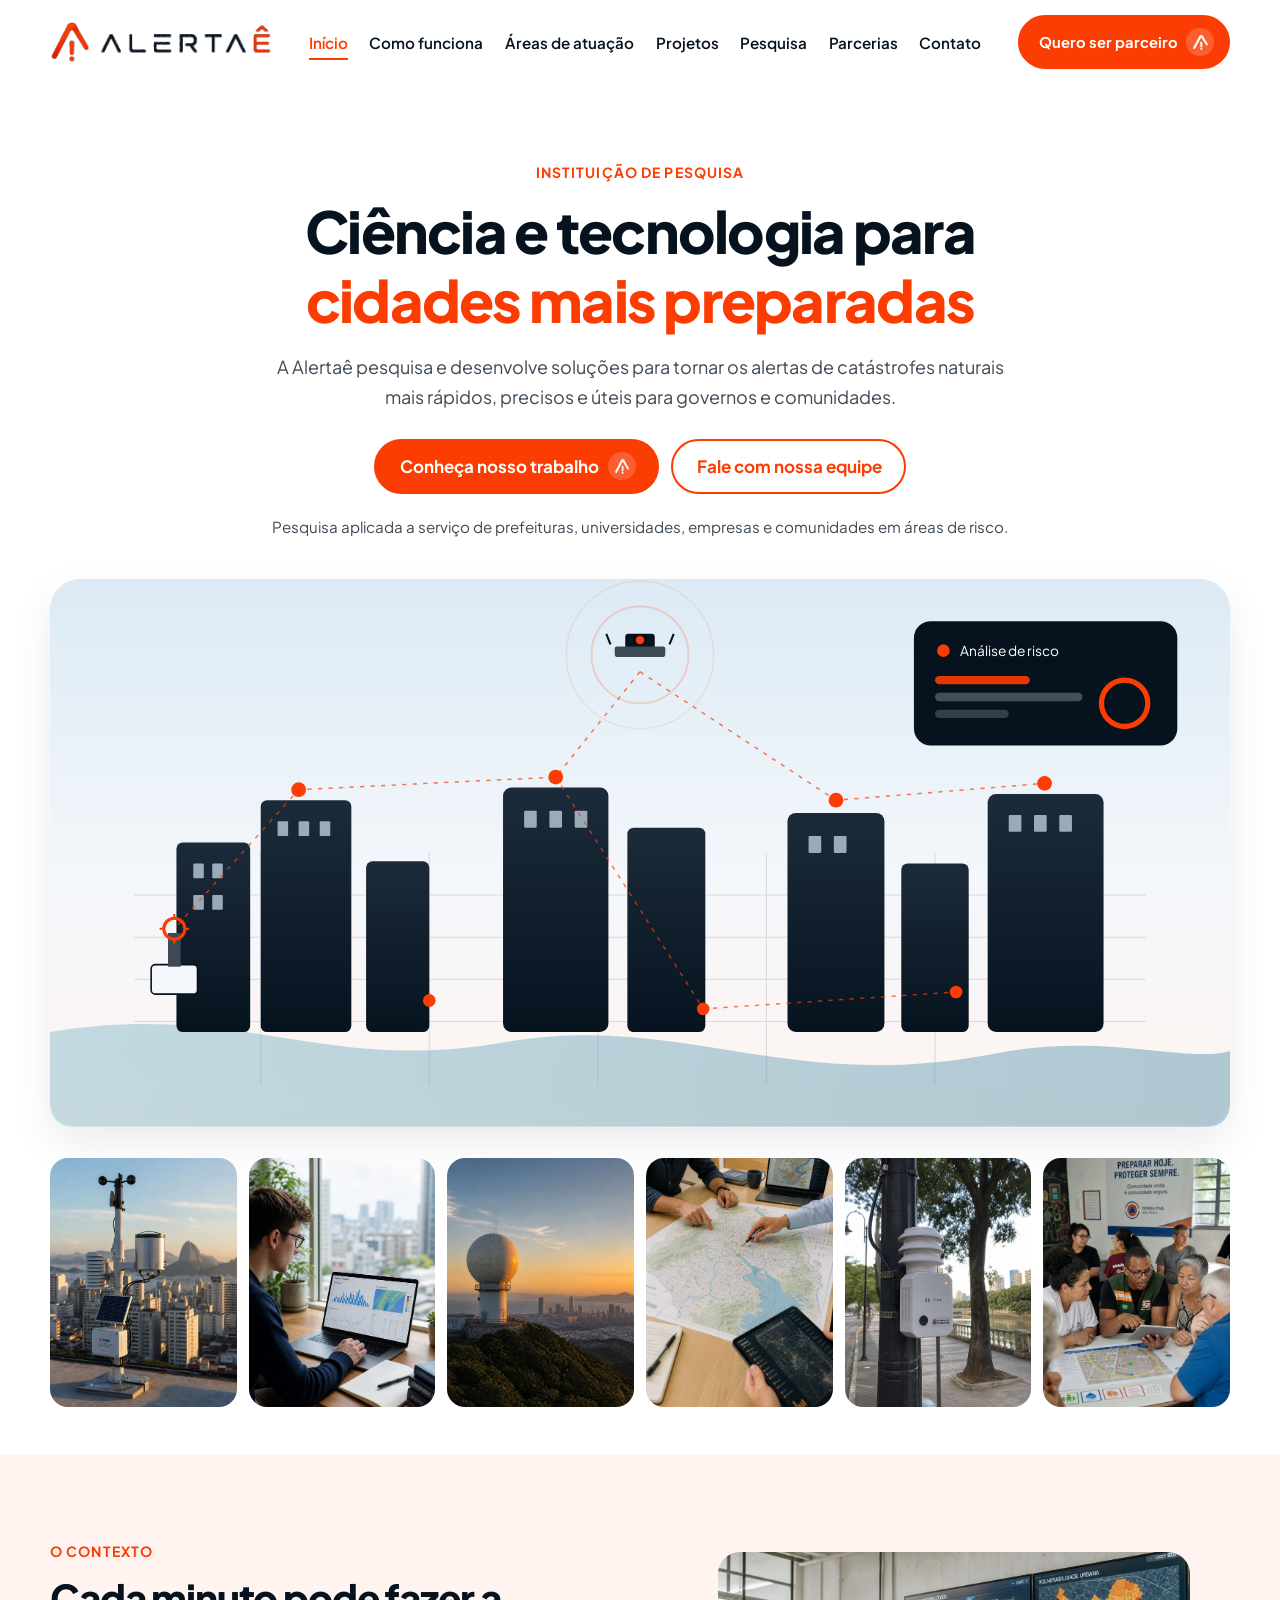
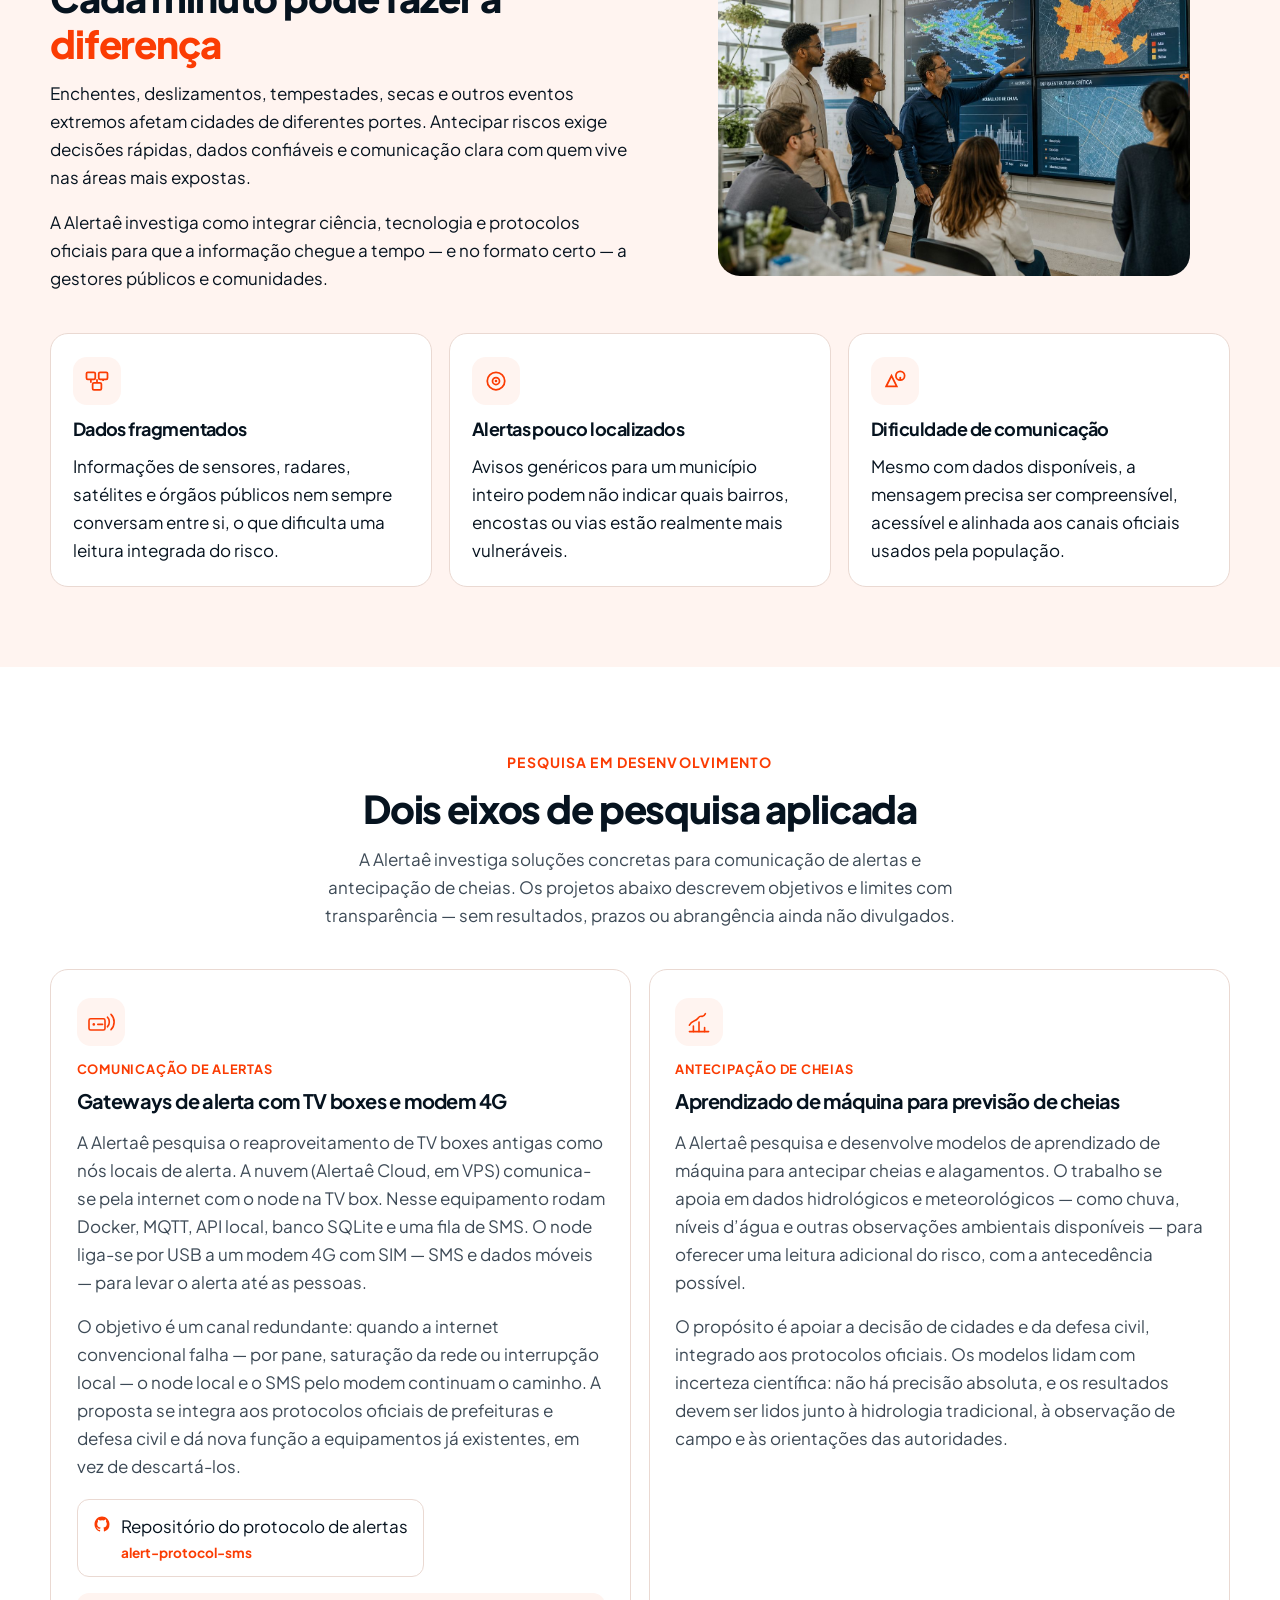
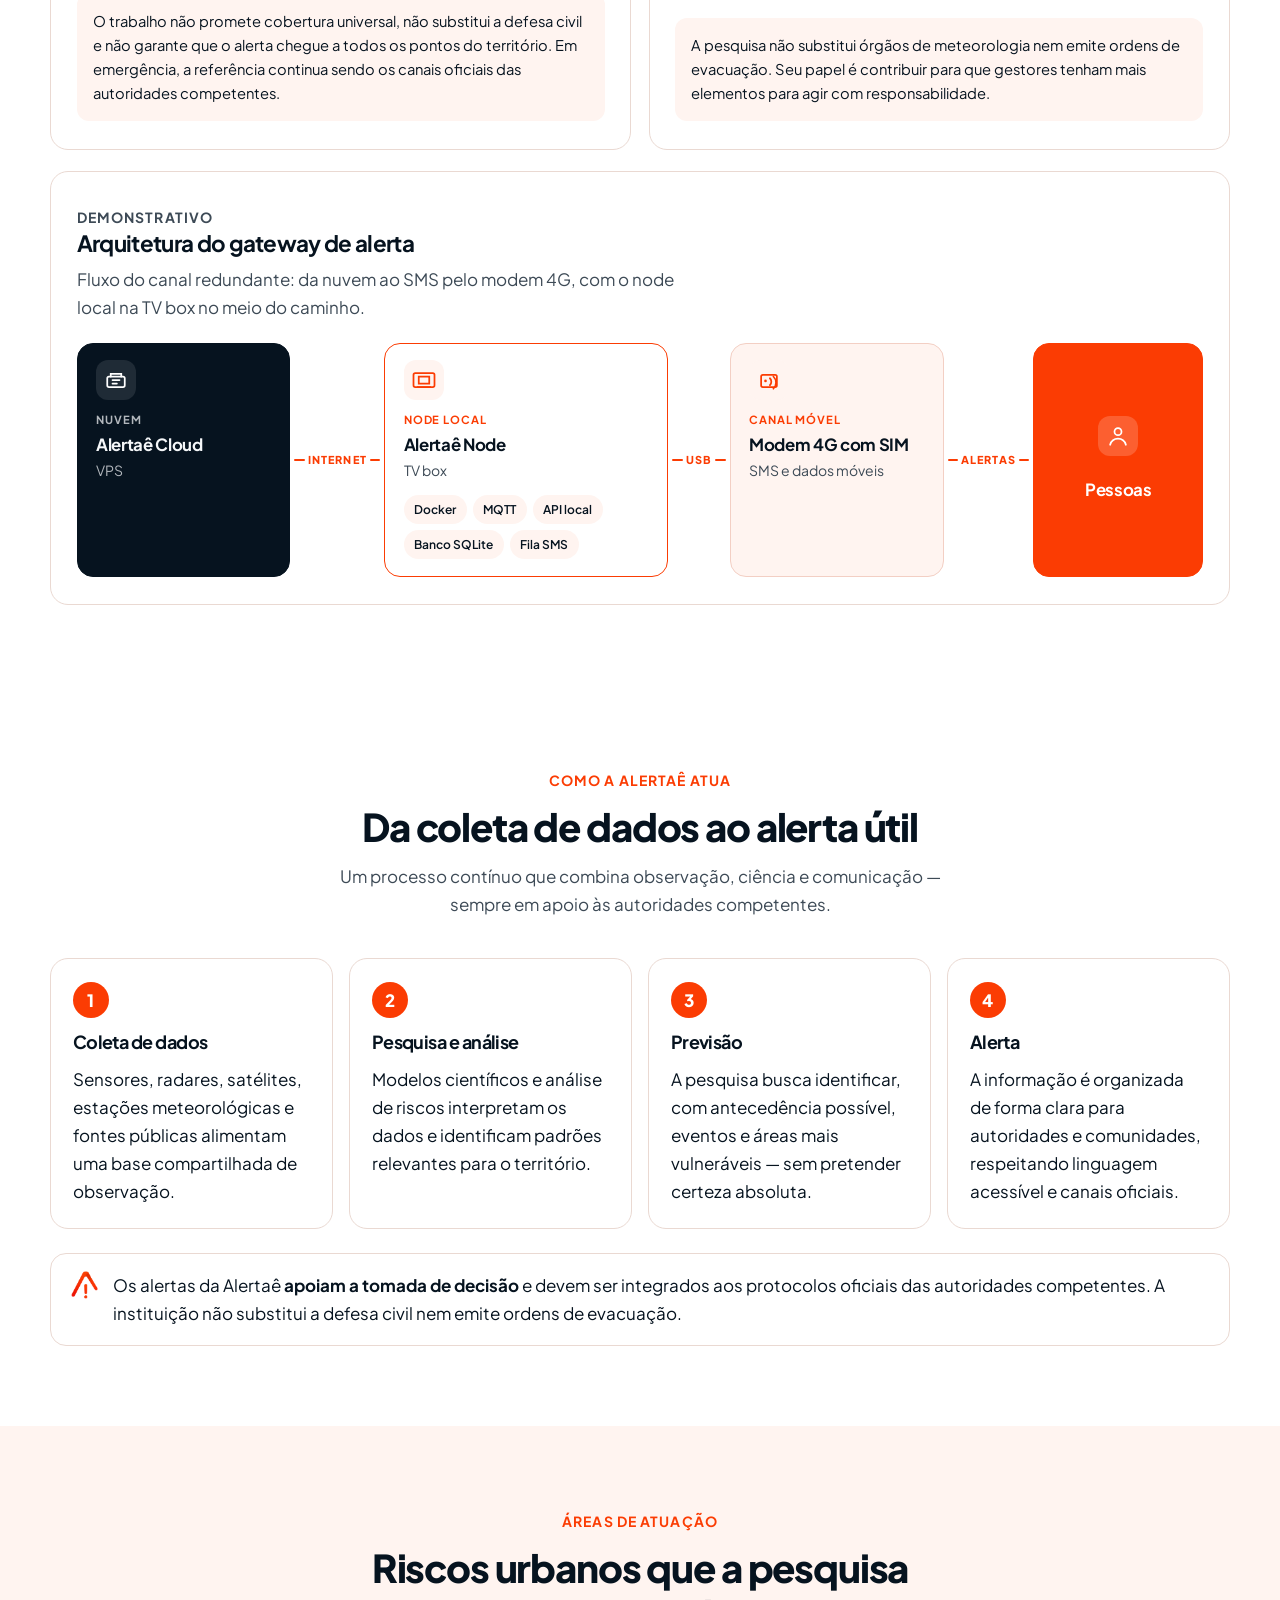
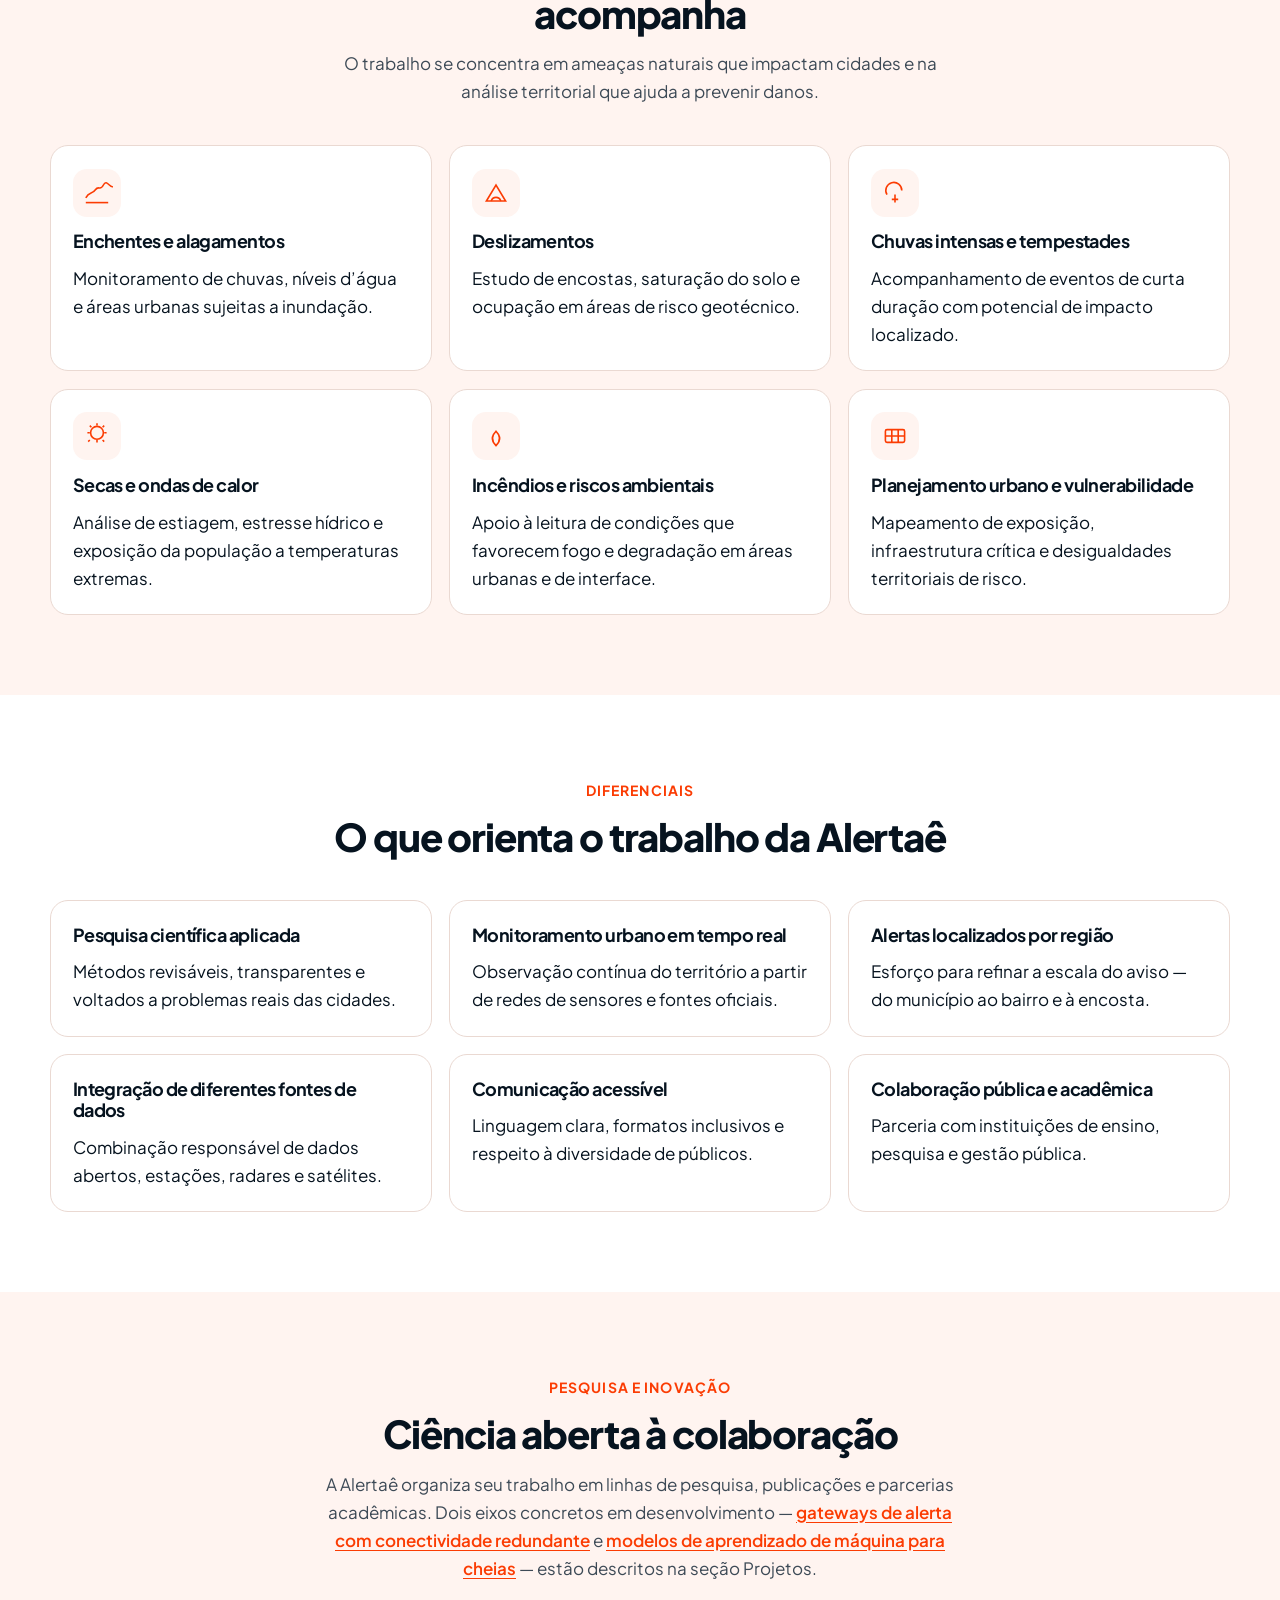
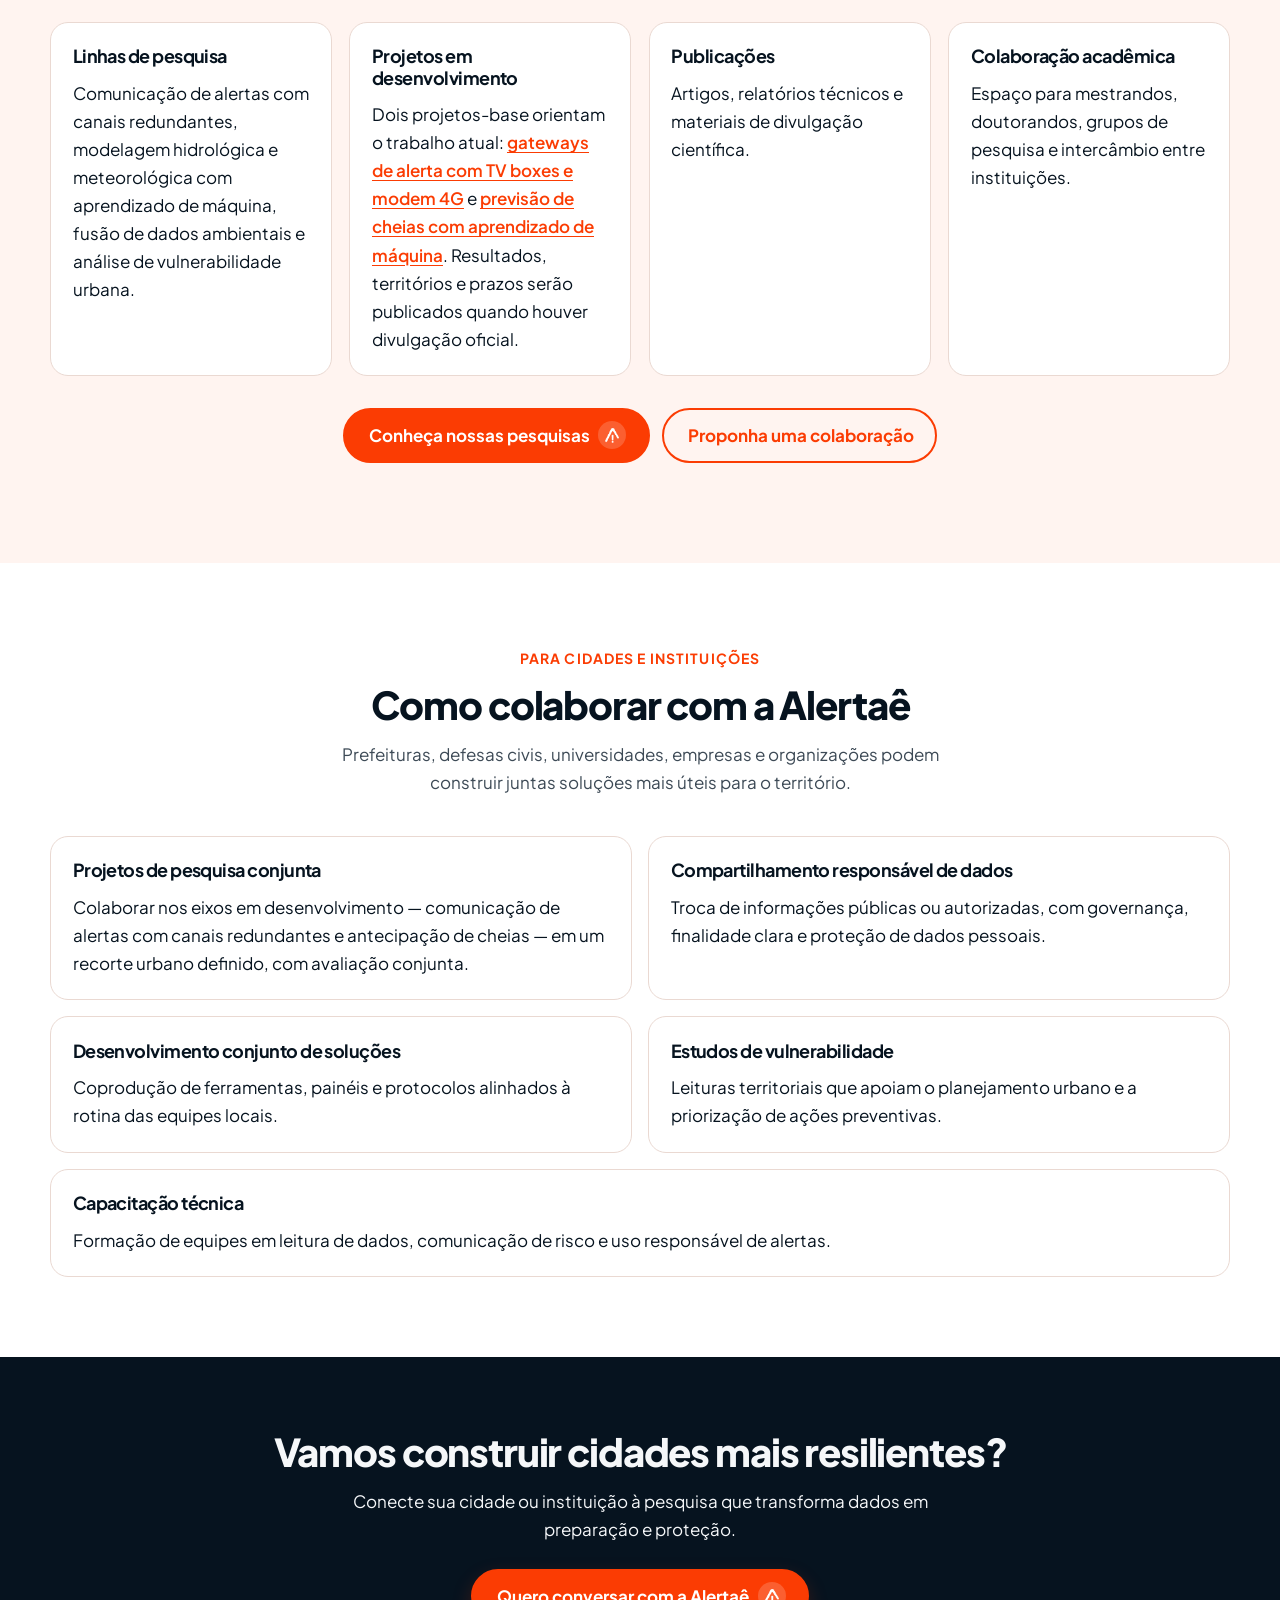
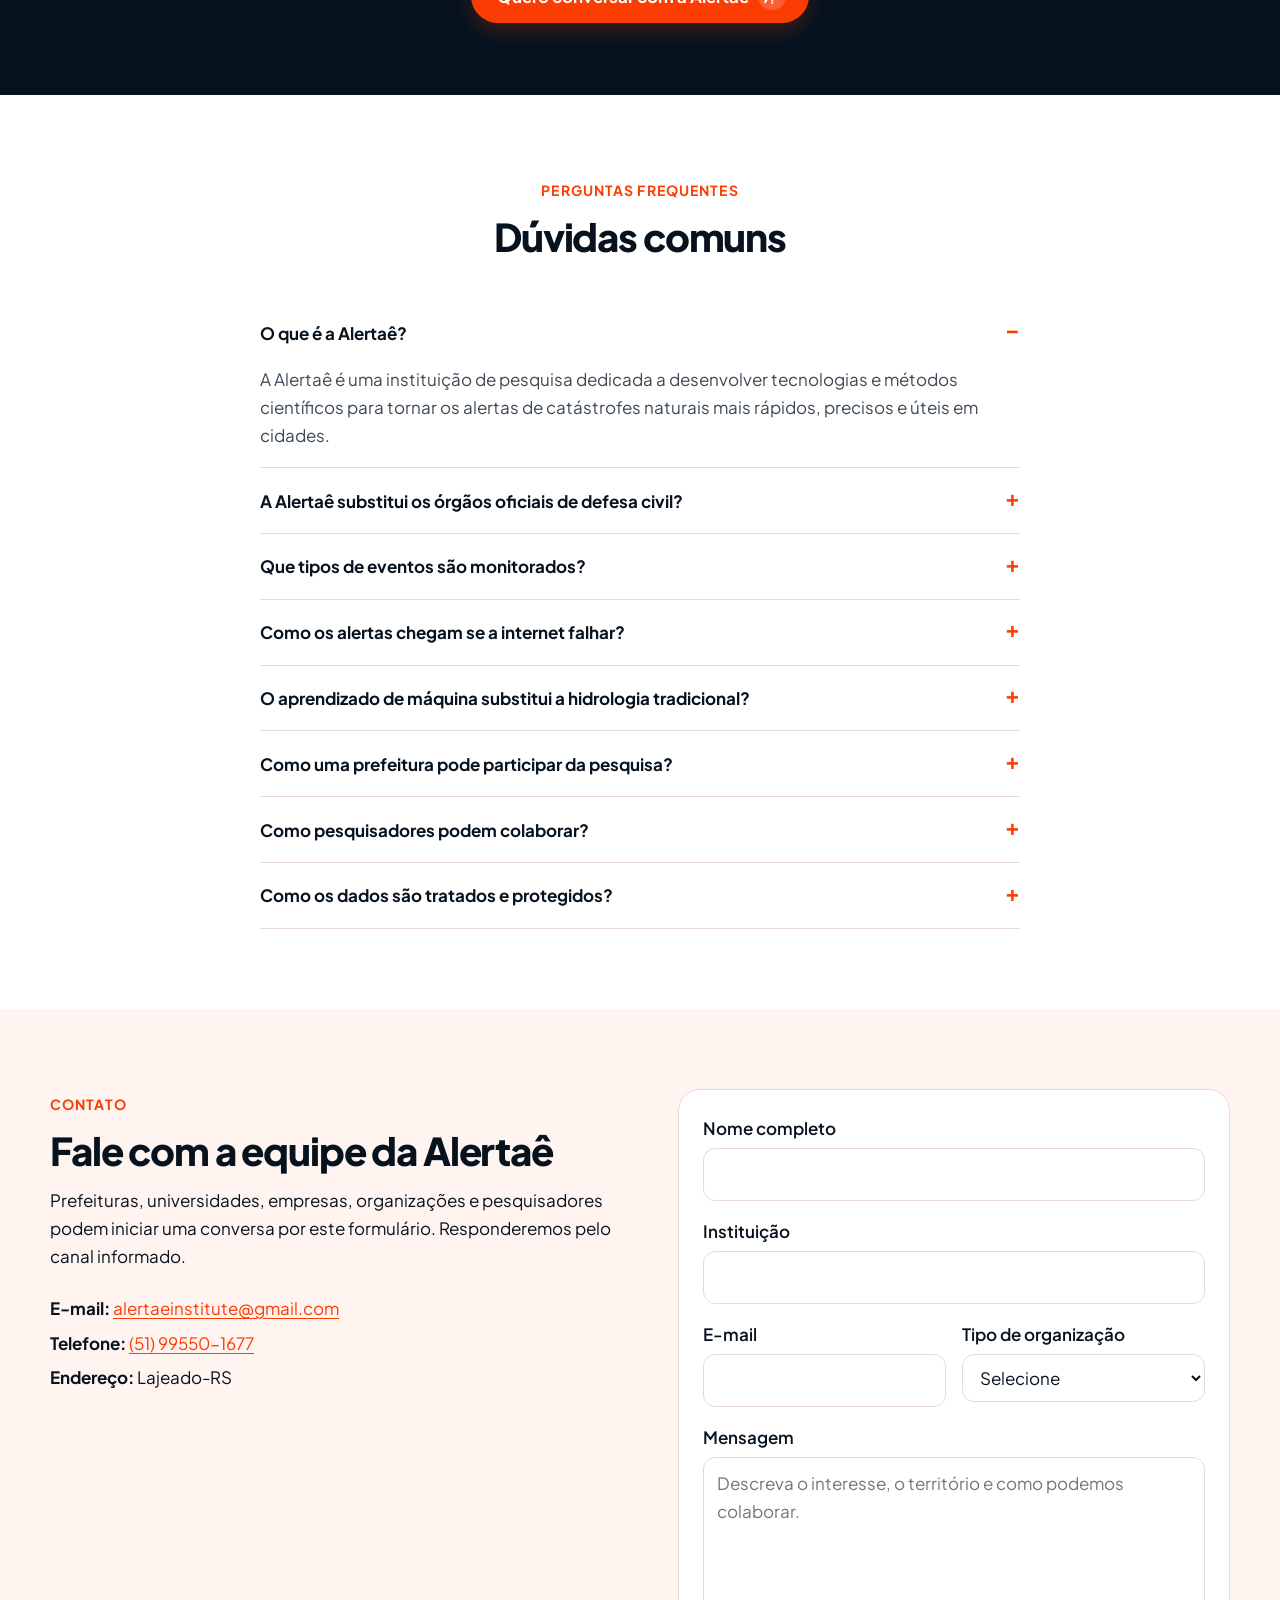
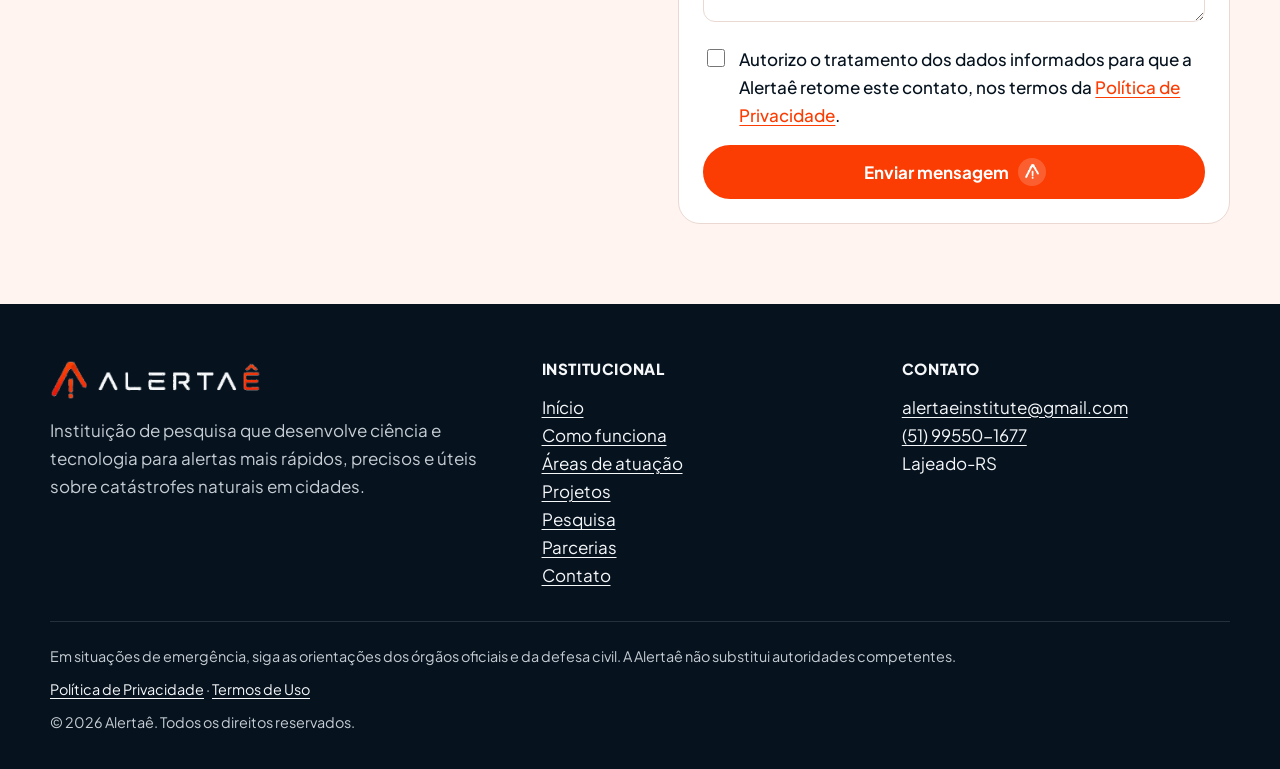
<file: index.html>
<!DOCTYPE html>
<html lang="pt-BR">
  <head>
    <meta charset="utf-8" />
    <meta name="viewport" content="width=device-width, initial-scale=1" />
    <meta name="theme-color" content="#06131f" />
    <meta name="color-scheme" content="light" />

    <!-- SEO -->
    <title>Alertaê — Ciência e tecnologia para cidades mais preparadas</title>
    <meta
      name="description"
      content="A Alertaê pesquisa e desenvolve métodos científicos e tecnologias para tornar os alertas de catástrofes naturais mais rápidos, precisos e úteis para governos e comunidades."
    />
    <meta name="robots" content="index, follow" />

    <meta property="og:type" content="website" />
    <meta property="og:locale" content="pt_BR" />
    <meta property="og:title" content="Alertaê — Ciência e tecnologia para cidades mais preparadas" />
    <meta
      property="og:description"
      content="Pesquisa aplicada para antecipar riscos, apoiar decisões e proteger vidas em eventos extremos."
    />
    <meta property="og:image" content="assets/og-image.png" />
    <meta name="twitter:card" content="summary_large_image" />

    <link rel="icon" type="image/png" sizes="32x32" href="assets/favicon.png" />
    <link rel="icon" type="image/png" sizes="64x64" href="assets/favicon-64.png" />
    <link rel="apple-touch-icon" href="assets/apple-touch-icon.png" />

    <link rel="preconnect" href="https://fonts.googleapis.com" />
    <link rel="preconnect" href="https://fonts.gstatic.com" crossorigin />
    <link
      href="https://fonts.googleapis.com/css2?family=Plus+Jakarta+Sans:ital,wght@0,400;0,500;0,600;0,700;0,800;1,400&display=swap"
      rel="stylesheet"
    />
    <link rel="stylesheet" href="css/styles.css" />

    <script type="application/ld+json">
      {
        "@context": "https://schema.org",
        "@type": "ResearchOrganization",
        "name": "Alertaê",
        "logo": "assets/logo-principal.png",
        "email": "alertaeinstitute@gmail.com",
        "telephone": "+5551995501677",
        "address": {
          "@type": "PostalAddress",
          "addressLocality": "Lajeado",
          "addressRegion": "RS",
          "addressCountry": "BR"
        },
        "description": "Instituição de pesquisa dedicada ao desenvolvimento de tecnologias e métodos científicos para alertas mais rápidos e precisos sobre catástrofes naturais em cidades."
      }
    </script>
  </head>
  <body>
    <a class="skip-link" href="#conteudo">Pular para o conteúdo principal</a>

    <!-- ========== CABEÇALHO ========== -->
    <header class="site-header" id="topo">
      <div class="container header__inner">
        <a class="brand" href="#inicio" aria-label="Alertaê — ir para o início">
          <img
            class="brand__logo"
            src="assets/logo.png"
            alt="Alertaê"
            width="220"
            height="43"
          />
        </a>

        <nav class="nav" id="nav-principal" aria-label="Principal">
          <ul class="nav__list">
            <li><a class="nav__link is-active" href="#inicio">Início</a></li>
            <li><a class="nav__link" href="#como-funciona">Como funciona</a></li>
            <li><a class="nav__link" href="#areas">Áreas de atuação</a></li>
            <li><a class="nav__link" href="#projetos">Projetos</a></li>
            <li><a class="nav__link" href="#pesquisa">Pesquisa</a></li>
            <li><a class="nav__link" href="#parcerias">Parcerias</a></li>
            <li><a class="nav__link" href="#contato">Contato</a></li>
            <li class="nav__cta">
              <a class="btn btn--primary" href="#contato">Quero ser parceiro</a>
            </li>
          </ul>
        </nav>

        <div class="header__actions">
          <a class="btn btn--primary" href="#contato">
            Quero ser parceiro
            <span class="btn__icon" aria-hidden="true">
              <img src="assets/icone-branco.png" alt="" width="16" height="16" />
            </span>
          </a>
          <button
            class="nav-toggle"
            type="button"
            aria-controls="nav-principal"
            aria-expanded="false"
            aria-label="Abrir menu"
          >
            <span class="nav-toggle__bars" aria-hidden="true"></span>
          </button>
        </div>
      </div>
    </header>

    <main id="conteudo">
      <!-- ========== HERO ========== -->
      <section class="hero" id="inicio" aria-labelledby="hero-titulo">
        <div class="container">
          <p class="eyebrow">Instituição de pesquisa</p>
          <h1 id="hero-titulo" class="hero__title">
            Ciência e tecnologia para
            <span class="accent">cidades mais preparadas</span>
          </h1>
          <p class="hero__lead">
            A Alertaê pesquisa e desenvolve soluções para tornar os alertas de
            catástrofes naturais mais rápidos, precisos e úteis para governos e
            comunidades.
          </p>
          <div class="hero__actions">
            <a class="btn btn--primary" href="#como-funciona">
              Conheça nosso trabalho
              <span class="btn__icon" aria-hidden="true">
                <img src="assets/icone-branco.png" alt="" width="16" height="16" />
              </span>
            </a>
            <a class="btn btn--ghost" href="#contato">Fale com nossa equipe</a>
          </div>
          <p class="hero__trust">
            Pesquisa aplicada a serviço de prefeituras, universidades, empresas e
            comunidades em áreas de risco.
          </p>

          <!-- Visualização: cidade monitorada por sensores, satélites e estações -->
          <figure class="hero__visual">
            <svg
              class="city-monitor"
              viewBox="0 0 1120 520"
              role="img"
              aria-labelledby="city-monitor-title city-monitor-desc"
            >
              <title id="city-monitor-title">Cidade monitorada pela Alertaê</title>
              <desc id="city-monitor-desc">
                Ilustração de um tecido urbano com estações meteorológicas, sensores,
                satélite e painéis de análise de dados conectados em rede.
              </desc>
              <defs>
                <linearGradient id="sky" x1="0" y1="0" x2="0" y2="1">
                  <stop offset="0%" stop-color="#dceaf5" />
                  <stop offset="55%" stop-color="#f4f7fb" />
                  <stop offset="100%" stop-color="#fff4f0" />
                </linearGradient>
                <linearGradient id="building" x1="0" y1="0" x2="0" y2="1">
                  <stop offset="0%" stop-color="#1c2b3a" />
                  <stop offset="100%" stop-color="#06131f" />
                </linearGradient>
                <linearGradient id="water" x1="0" y1="0" x2="1" y2="0">
                  <stop offset="0%" stop-color="#7eb7c9" />
                  <stop offset="100%" stop-color="#4f8fa8" />
                </linearGradient>
              </defs>
              <rect width="1120" height="520" rx="28" fill="url(#sky)" />

              <!-- satélite e ondas de sinal -->
              <g class="pulse-ring" transform="translate(560 72)">
                <circle r="46" fill="none" stroke="#fb3c03" stroke-opacity="0.18" stroke-width="2" />
                <circle r="70" fill="none" stroke="#fb3c03" stroke-opacity="0.1" stroke-width="1.5" />
              </g>
              <g transform="translate(528 44)">
                <rect x="18" y="8" width="28" height="14" rx="3" fill="#06131f" />
                <rect x="8" y="20" width="48" height="10" rx="2" fill="#3d4a56" />
                <circle cx="32" cy="14" r="4" fill="#fb3c03" />
                <path d="M4 18 L0 8 M60 18 L64 8" stroke="#06131f" stroke-width="2" />
              </g>

              <!-- grade urbana de fundo -->
              <g opacity="0.12" stroke="#06131f" stroke-width="1">
                <path d="M80 300 H1040 M80 340 H1040 M80 380 H1040 M80 420 H1040" />
                <path d="M200 260 V480 M360 260 V480 M520 260 V480 M680 260 V480 M840 260 V480" />
              </g>

              <!-- rio -->
              <path
                d="M0 430 C180 400 260 470 430 440 C600 410 700 490 900 450 C1000 430 1080 460 1120 448 V520 H0 Z"
                fill="url(#water)"
                opacity="0.45"
              />

              <!-- edifícios -->
              <g fill="url(#building)">
                <rect x="120" y="250" width="70" height="180" rx="6" />
                <rect x="200" y="210" width="86" height="220" rx="6" />
                <rect x="300" y="268" width="60" height="162" rx="6" />
                <rect x="430" y="198" width="100" height="232" rx="8" />
                <rect x="548" y="236" width="74" height="194" rx="6" />
                <rect x="700" y="222" width="92" height="208" rx="8" />
                <rect x="808" y="270" width="64" height="160" rx="6" />
                <rect x="890" y="204" width="110" height="226" rx="8" />
              </g>
              <!-- janelas -->
              <g fill="#cfe4f0" opacity="0.7">
                <rect x="136" y="270" width="10" height="14" rx="1" /><rect x="154" y="270" width="10" height="14" rx="1" />
                <rect x="136" y="300" width="10" height="14" rx="1" /><rect x="154" y="300" width="10" height="14" rx="1" />
                <rect x="216" y="230" width="10" height="14" rx="1" /><rect x="236" y="230" width="10" height="14" rx="1" />
                <rect x="256" y="230" width="10" height="14" rx="1" />
                <rect x="450" y="220" width="12" height="16" rx="1" /><rect x="474" y="220" width="12" height="16" rx="1" />
                <rect x="498" y="220" width="12" height="16" rx="1" />
                <rect x="720" y="244" width="12" height="16" rx="1" /><rect x="744" y="244" width="12" height="16" rx="1" />
                <rect x="910" y="224" width="12" height="16" rx="1" /><rect x="934" y="224" width="12" height="16" rx="1" />
                <rect x="958" y="224" width="12" height="16" rx="1" />
              </g>

              <!-- estação meteorológica -->
              <g transform="translate(78 318)">
                <rect x="18" y="48" width="44" height="28" rx="4" fill="#f4f7fb" stroke="#06131f" stroke-width="1.5" />
                <rect x="34" y="18" width="12" height="32" fill="#3d4a56" />
                <circle cx="40" cy="14" r="10" fill="none" stroke="#fb3c03" stroke-width="3" />
                <path d="M40 4 V0 M50 14 H54 M40 24 V28 M30 14 H26" stroke="#fb3c03" stroke-width="2" />
              </g>

              <!-- nós de sensores -->
              <g class="sensor-nodes">
                <circle cx="236" cy="200" r="7" fill="#fb3c03" />
                <circle cx="480" cy="188" r="7" fill="#fb3c03" />
                <circle cx="746" cy="210" r="7" fill="#fb3c03" />
                <circle cx="944" cy="194" r="7" fill="#fb3c03" />
                <circle cx="360" cy="400" r="6" fill="#fb3c03" />
                <circle cx="620" cy="408" r="6" fill="#fb3c03" />
                <circle cx="860" cy="392" r="6" fill="#fb3c03" />
              </g>
              <g fill="none" stroke="#fb3c03" stroke-width="1.4" stroke-dasharray="4 6" opacity="0.7">
                <path d="M560 88 L480 188 L236 200 L118 332" />
                <path d="M560 88 L746 210 L944 194" />
                <path d="M480 188 L620 408 L860 392" />
              </g>

              <!-- painel de análise -->
              <g transform="translate(820 40)">
                <rect width="250" height="118" rx="16" fill="#06131f" />
                <circle cx="28" cy="28" r="6" fill="#fb3c03" />
                <text x="44" y="33" fill="#fff" font-size="13" font-family="Plus Jakarta Sans, sans-serif">Análise de risco</text>
                <rect x="20" y="52" width="90" height="8" rx="4" fill="#fb3c03" opacity="0.9" />
                <rect x="20" y="68" width="140" height="8" rx="4" fill="#fff" opacity="0.25" />
                <rect x="20" y="84" width="70" height="8" rx="4" fill="#fff" opacity="0.18" />
                <circle cx="200" cy="78" r="22" fill="none" stroke="#fb3c03" stroke-width="5" />
              </g>
            </svg>
            <figcaption class="visually-hidden">
              Representação esquemática de monitoramento urbano com sensores,
              satélite, estação meteorológica e análise de dados.
            </figcaption>
          </figure>

          <!-- Faixa de imagens (referência de layout) -->
          <ul class="media-strip" aria-label="Ambientes de pesquisa e monitoramento">
            <li>
              <img
                src="assets/images/galeria-estacao.jpg"
                alt="Estação meteorológica instalada em área urbana para coleta de dados ambientais"
                width="507"
                height="760"
                loading="lazy"
              />
            </li>
            <li>
              <img
                src="assets/images/galeria-pesquisa.jpg"
                alt="Pesquisadores analisando mapas e dados em ambiente de laboratório"
                width="507"
                height="760"
                loading="lazy"
              />
            </li>
            <li>
              <img
                src="assets/images/galeria-radar.jpg"
                alt="Visualização de radar meteorológico em tela de monitoramento"
                width="507"
                height="760"
                loading="lazy"
              />
            </li>
            <li>
              <img
                src="assets/images/galeria-mapa.jpg"
                alt="Mapa urbano com camadas de dados para análise de vulnerabilidade"
                width="507"
                height="760"
                loading="lazy"
              />
            </li>
            <li>
              <img
                src="assets/images/galeria-sensores.jpg"
                alt="Sensor ambiental instalado em via pública como parte de uma rede de monitoramento"
                width="507"
                height="760"
                loading="lazy"
              />
            </li>
            <li>
              <img
                src="assets/images/galeria-comunidade.jpg"
                alt="Encontro colaborativo entre equipe técnica e comunidade para preparação diante de riscos"
                width="507"
                height="760"
                loading="lazy"
              />
            </li>
          </ul>
        </div>
      </section>

      <!-- ========== PROBLEMA ========== -->
      <section class="section section--soft" id="problema" aria-labelledby="problema-titulo">
        <div class="container">
          <div class="split">
            <div>
              <p class="eyebrow">O contexto</p>
              <h2 id="problema-titulo">
                Cada minuto pode fazer a
                <span class="accent">diferença</span>
              </h2>
              <p>
                Enchentes, deslizamentos, tempestades, secas e outros eventos extremos
                afetam cidades de diferentes portes. Antecipar riscos exige decisões
                rápidas, dados confiáveis e comunicação clara com quem vive nas áreas
                mais expostas.
              </p>
              <p>
                A Alertaê investiga como integrar ciência, tecnologia e protocolos
                oficiais para que a informação chegue a tempo — e no formato certo —
                a gestores públicos e comunidades.
              </p>
            </div>
            <figure class="split__media">
              <img
                src="assets/images/pesquisa.jpg"
                alt="Equipe de pesquisa em laboratório analisando dados ambientais em telas e mapas"
                width="1350"
                height="900"
                loading="lazy"
              />
            </figure>
          </div>

          <ul class="challenge-grid">
            <li class="challenge-card">
              <span class="challenge-card__icon" aria-hidden="true">
                <svg viewBox="0 0 32 32" width="28" height="28"><rect x="4" y="6" width="10" height="8" rx="1.5" fill="none" stroke="currentColor" stroke-width="2"/><rect x="18" y="6" width="10" height="8" rx="1.5" fill="none" stroke="currentColor" stroke-width="2"/><rect x="11" y="18" width="10" height="8" rx="1.5" fill="none" stroke="currentColor" stroke-width="2"/><path d="M9 14v4M23 14v2M16 14v4" stroke="currentColor" stroke-width="2"/></svg>
              </span>
              <h3>Dados fragmentados</h3>
              <p>
                Informações de sensores, radares, satélites e órgãos públicos nem
                sempre conversam entre si, o que dificulta uma leitura integrada do
                risco.
              </p>
            </li>
            <li class="challenge-card">
              <span class="challenge-card__icon" aria-hidden="true">
                <svg viewBox="0 0 32 32" width="28" height="28"><circle cx="16" cy="16" r="10" fill="none" stroke="currentColor" stroke-width="2"/><circle cx="16" cy="16" r="4" fill="none" stroke="currentColor" stroke-width="2"/><circle cx="16" cy="16" r="1.5" fill="currentColor"/></svg>
              </span>
              <h3>Alertas pouco localizados</h3>
              <p>
                Avisos genéricos para um município inteiro podem não indicar quais
                bairros, encostas ou vias estão realmente mais vulneráveis.
              </p>
            </li>
            <li class="challenge-card">
              <span class="challenge-card__icon" aria-hidden="true">
                <svg viewBox="0 0 32 32" width="28" height="28"><path d="M6 22l6-12 6 12H6z" fill="none" stroke="currentColor" stroke-width="2"/><circle cx="22" cy="10" r="5" fill="none" stroke="currentColor" stroke-width="2"/><path d="M22 12v2" stroke="currentColor" stroke-width="2" stroke-linecap="round"/></svg>
              </span>
              <h3>Dificuldade de comunicação</h3>
              <p>
                Mesmo com dados disponíveis, a mensagem precisa ser compreensível,
                acessível e alinhada aos canais oficiais usados pela população.
              </p>
            </li>
          </ul>
        </div>
      </section>

      <!-- ========== PROJETOS ========== -->
      <section class="section" id="projetos" aria-labelledby="projetos-titulo">
        <div class="container">
          <header class="section__header">
            <p class="eyebrow">Pesquisa em desenvolvimento</p>
            <h2 id="projetos-titulo">Dois eixos de pesquisa aplicada</h2>
            <p class="section__intro">
              A Alertaê investiga soluções concretas para comunicação de alertas e
              antecipação de cheias. Os projetos abaixo descrevem objetivos e
              limites com transparência — sem resultados, prazos ou abrangência
              ainda não divulgados.
            </p>
          </header>

          <ul class="project-grid">
            <li>
              <article class="project-card" aria-labelledby="projeto-gateways">
              <span class="info-card__icon" aria-hidden="true">
                <svg viewBox="0 0 40 40" width="32" height="32">
                  <rect x="5" y="16" width="20" height="14" rx="2" fill="none" stroke="currentColor" stroke-width="2" />
                  <circle cx="11" cy="23" r="1.6" fill="currentColor" />
                  <path d="M16 23h6" stroke="currentColor" stroke-width="2" stroke-linecap="round" />
                  <path d="M28 14c3.2 3 3.2 9 0 12M32.5 10.5c5.2 5 5.2 14 0 19" fill="none" stroke="currentColor" stroke-width="2" stroke-linecap="round" />
                </svg>
              </span>
              <p class="project-card__tag">Comunicação de alertas</p>
              <h3 id="projeto-gateways">Gateways de alerta com TV boxes e modem 4G</h3>
              <p>
                A Alertaê pesquisa o reaproveitamento de TV boxes antigas como
                nós locais de alerta. A nuvem (Alertaê Cloud, em VPS) comunica-se
                pela internet com o node na TV box. Nesse equipamento rodam Docker,
                MQTT, API local, banco SQLite e uma fila de SMS. O node liga-se
                por USB a um modem 4G com SIM — SMS e dados móveis — para levar
                o alerta até as pessoas.
              </p>
              <p>
                O objetivo é um canal redundante: quando a internet convencional
                falha — por pane, saturação da rede ou interrupção local — o node
                local e o SMS pelo modem continuam o caminho. A proposta se
                integra aos protocolos oficiais de prefeituras e defesa civil e
                dá nova função a equipamentos já existentes, em vez de descartá-los.
              </p>
              <p class="project-card__repo">
                <a
                  href="https://github.com/abelprosp/alert-protocol-sms"
                  target="_blank"
                  rel="noopener noreferrer"
                >
                  <svg viewBox="0 0 24 24" width="18" height="18" aria-hidden="true">
                    <path
                      fill="currentColor"
                      d="M12 2C6.48 2 2 6.58 2 12.26c0 4.52 2.87 8.35 6.84 9.71.5.1.68-.22.68-.49 0-.24-.01-.87-.01-1.71-2.78.62-3.37-1.37-3.37-1.37-.45-1.18-1.11-1.5-1.11-1.5-.91-.64.07-.63.07-.63 1 .07 1.53 1.06 1.53 1.06.9 1.57 2.36 1.12 2.94.85.09-.67.35-1.12.63-1.38-2.22-.26-4.56-1.14-4.56-5.07 0-1.12.39-2.03 1.03-2.75-.1-.26-.45-1.3.1-2.7 0 0 .84-.27 2.75 1.05A9.3 9.3 0 0 1 12 6.84c.85 0 1.71.12 2.51.35 1.9-1.32 2.74-1.05 2.74-1.05.55 1.4.2 2.44.1 2.7.65.72 1.03 1.63 1.03 2.75 0 3.94-2.34 4.8-4.58 5.06.36.32.68.94.68 1.9 0 1.38-.01 2.48-.01 2.82 0 .27.18.6.69.49A10.03 10.03 0 0 0 22 12.26C22 6.58 17.52 2 12 2Z"
                    />
                  </svg>
                  <span>
                    Repositório do protocolo de alertas
                    <span class="project-card__repo-name">alert-protocol-sms</span>
                  </span>
                </a>
              </p>
              <p class="project-card__note">
                O trabalho não promete cobertura universal, não substitui a defesa
                civil e não garante que o alerta chegue a todos os pontos do
                território. Em emergência, a referência continua sendo os canais
                oficiais das autoridades competentes.
              </p>
              </article>
            </li>
            <li>
              <article class="project-card" aria-labelledby="projeto-cheias">
              <span class="info-card__icon" aria-hidden="true">
                <svg viewBox="0 0 40 40" width="32" height="32">
                  <path d="M8 24c3.5-7 7-3.5 11-9s5.5 2 9-5.5" fill="none" stroke="currentColor" stroke-width="2" stroke-linecap="round" />
                  <path d="M8 32h24" stroke="currentColor" stroke-width="2" stroke-linecap="round" />
                  <path d="M13 32v-7M20 32v-12M27 32v-5" stroke="currentColor" stroke-width="2" stroke-linecap="round" />
                </svg>
              </span>
              <p class="project-card__tag">Antecipação de cheias</p>
              <h3 id="projeto-cheias">Aprendizado de máquina para previsão de cheias</h3>
              <p>
                A Alertaê pesquisa e desenvolve modelos de aprendizado de máquina
                para antecipar cheias e alagamentos. O trabalho se apoia em dados
                hidrológicos e meteorológicos — como chuva, níveis d’água e outras
                observações ambientais disponíveis — para oferecer uma leitura
                adicional do risco, com a antecedência possível.
              </p>
              <p>
                O propósito é apoiar a decisão de cidades e da defesa civil,
                integrado aos protocolos oficiais. Os modelos lidam com incerteza
                científica: não há precisão absoluta, e os resultados devem ser
                lidos junto à hidrologia tradicional, à observação de campo e às
                orientações das autoridades.
              </p>
              <p class="project-card__note">
                A pesquisa não substitui órgãos de meteorologia nem emite ordens
                de evacuação. Seu papel é contribuir para que gestores tenham mais
                elementos para agir com responsabilidade.
              </p>
              </article>
            </li>
          </ul>

          <figure class="arch" aria-labelledby="arch-titulo" aria-describedby="arch-texto arch-lista">
            <figcaption class="arch__header">
              <p class="eyebrow">Demonstrativo</p>
              <h3 id="arch-titulo">Arquitetura do gateway de alerta</h3>
              <p>
                Fluxo do canal redundante: da nuvem ao SMS pelo modem 4G, com o
                node local na TV box no meio do caminho.
              </p>
            </figcaption>

            <p class="visually-hidden" id="arch-texto">
              Canal redundante: quando a internet falha, o node local e o SMS
              pelo modem continuam o caminho. A arquitetura segue esta sequência:
            </p>
            <ol class="visually-hidden" id="arch-lista">
              <li>Alertaê Cloud em VPS</li>
              <li>Internet</li>
              <li>Alertaê Node na TV box: Docker, MQTT, API local, banco SQLite e fila SMS</li>
              <li>USB</li>
              <li>Modem 4G com SIM: SMS e dados móveis</li>
              <li>Pessoas</li>
            </ol>

            <ol class="arch__flow" aria-hidden="true">
              <li class="arch__stage arch__stage--cloud">
                <span class="arch__icon" aria-hidden="true">
                  <svg viewBox="0 0 32 32" width="28" height="28">
                    <rect x="6" y="12" width="20" height="12" rx="2" fill="none" stroke="currentColor" stroke-width="2" />
                    <path d="M10 12V9h12v3M12 16h8M12 20h5" fill="none" stroke="currentColor" stroke-width="2" stroke-linecap="round" />
                  </svg>
                </span>
                <span class="arch__kicker">Nuvem</span>
                <strong class="arch__name">Alertaê Cloud</strong>
                <span class="arch__meta">VPS</span>
              </li>
              <li class="arch__link">
                <span class="arch__link-line"></span>
                <span class="arch__link-label">Internet</span>
                <span class="arch__link-line"></span>
              </li>
              <li class="arch__stage arch__stage--node">
                <span class="arch__icon" aria-hidden="true">
                  <svg viewBox="0 0 32 32" width="28" height="28">
                    <rect x="4" y="8" width="24" height="16" rx="2" fill="none" stroke="currentColor" stroke-width="2" />
                    <path d="M8 24h16M10 12h12v8H10z" fill="none" stroke="currentColor" stroke-width="2" />
                  </svg>
                </span>
                <span class="arch__kicker">Node local</span>
                <strong class="arch__name">Alertaê Node</strong>
                <span class="arch__meta">TV box</span>
                <ul class="arch__chips">
                  <li>Docker</li>
                  <li>MQTT</li>
                  <li>API local</li>
                  <li>Banco SQLite</li>
                  <li>Fila SMS</li>
                </ul>
              </li>
              <li class="arch__link">
                <span class="arch__link-line"></span>
                <span class="arch__link-label">USB</span>
                <span class="arch__link-line"></span>
              </li>
              <li class="arch__stage arch__stage--modem">
                <span class="arch__icon" aria-hidden="true">
                  <svg viewBox="0 0 32 32" width="28" height="28">
                    <rect x="7" y="10" width="18" height="14" rx="2" fill="none" stroke="currentColor" stroke-width="2" />
                    <circle cx="12" cy="17" r="1.5" fill="currentColor" />
                    <path d="M17 14c2.2 2 2.2 6 0 8M21 12c4 4 4 10 0 14" fill="none" stroke="currentColor" stroke-width="2" stroke-linecap="round" />
                  </svg>
                </span>
                <span class="arch__kicker">Canal móvel</span>
                <strong class="arch__name">Modem 4G com SIM</strong>
                <span class="arch__meta">SMS e dados móveis</span>
              </li>
              <li class="arch__link">
                <span class="arch__link-line"></span>
                <span class="arch__link-label">Alertas</span>
                <span class="arch__link-line"></span>
              </li>
              <li class="arch__stage arch__stage--people">
                <span class="arch__icon" aria-hidden="true">
                  <svg viewBox="0 0 32 32" width="28" height="28">
                    <circle cx="16" cy="11" r="4" fill="none" stroke="currentColor" stroke-width="2" />
                    <path d="M7 26c1.5-5 4.5-7 9-7s7.5 2 9 7" fill="none" stroke="currentColor" stroke-width="2" stroke-linecap="round" />
                  </svg>
                </span>
                <strong class="arch__name">Pessoas</strong>
              </li>
            </ol>
          </figure>
        </div>
      </section>

      <!-- ========== COMO FUNCIONA ========== -->
      <section class="section" id="como-funciona" aria-labelledby="como-titulo">
        <div class="container">
          <header class="section__header">
            <p class="eyebrow">Como a Alertaê atua</p>
            <h2 id="como-titulo">Da coleta de dados ao alerta útil</h2>
            <p class="section__intro">
              Um processo contínuo que combina observação, ciência e comunicação —
              sempre em apoio às autoridades competentes.
            </p>
          </header>

          <ol class="process">
            <li class="process__step">
              <span class="process__num" aria-hidden="true">1</span>
              <h3>Coleta de dados</h3>
              <p>
                Sensores, radares, satélites, estações meteorológicas e fontes
                públicas alimentam uma base compartilhada de observação.
              </p>
            </li>
            <li class="process__step">
              <span class="process__num" aria-hidden="true">2</span>
              <h3>Pesquisa e análise</h3>
              <p>
                Modelos científicos e análise de riscos interpretam os dados e
                identificam padrões relevantes para o território.
              </p>
            </li>
            <li class="process__step">
              <span class="process__num" aria-hidden="true">3</span>
              <h3>Previsão</h3>
              <p>
                A pesquisa busca identificar, com antecedência possível, eventos e
                áreas mais vulneráveis — sem pretender certeza absoluta.
              </p>
            </li>
            <li class="process__step">
              <span class="process__num" aria-hidden="true">4</span>
              <h3>Alerta</h3>
              <p>
                A informação é organizada de forma clara para autoridades e
                comunidades, respeitando linguagem acessível e canais oficiais.
              </p>
            </li>
          </ol>

          <aside class="notice" role="note">
            <img src="assets/icone.png" alt="" width="28" height="28" />
            <p>
              Os alertas da Alertaê <strong>apoiam a tomada de decisão</strong> e
              devem ser integrados aos protocolos oficiais das autoridades
              competentes. A instituição não substitui a defesa civil nem emite
              ordens de evacuação.
            </p>
          </aside>
        </div>
      </section>

      <!-- ========== ÁREAS ========== -->
      <section class="section section--soft" id="areas" aria-labelledby="areas-titulo">
        <div class="container">
          <header class="section__header">
            <p class="eyebrow">Áreas de atuação</p>
            <h2 id="areas-titulo">Riscos urbanos que a pesquisa acompanha</h2>
            <p class="section__intro">
              O trabalho se concentra em ameaças naturais que impactam cidades e
              na análise territorial que ajuda a prevenir danos.
            </p>
          </header>

          <ul class="card-grid">
            <li class="info-card">
              <span class="info-card__icon" aria-hidden="true">
                <svg viewBox="0 0 40 40" width="32" height="32"><path d="M6 26c4-8 8-4 12-10s6 2 10-6 8 4 12 2" fill="none" stroke="currentColor" stroke-width="2"/><path d="M6 32h28" stroke="currentColor" stroke-width="2"/></svg>
              </span>
              <h3>Enchentes e alagamentos</h3>
              <p>Monitoramento de chuvas, níveis d’água e áreas urbanas sujeitas a inundação.</p>
            </li>
            <li class="info-card">
              <span class="info-card__icon" aria-hidden="true">
                <svg viewBox="0 0 40 40" width="32" height="32"><path d="M8 30 L20 10 L32 30Z" fill="none" stroke="currentColor" stroke-width="2"/><path d="M14 30c2-6 10-6 12 0" fill="none" stroke="currentColor" stroke-width="2"/></svg>
              </span>
              <h3>Deslizamentos</h3>
              <p>Estudo de encostas, saturação do solo e ocupação em áreas de risco geotécnico.</p>
            </li>
            <li class="info-card">
              <span class="info-card__icon" aria-hidden="true">
                <svg viewBox="0 0 40 40" width="32" height="32"><path d="M10 22a10 10 0 1 1 18.5-5" fill="none" stroke="currentColor" stroke-width="2"/><path d="M20 22v10M16 28h8" stroke="currentColor" stroke-width="2"/></svg>
              </span>
              <h3>Chuvas intensas e tempestades</h3>
              <p>Acompanhamento de eventos de curta duração com potencial de impacto localizado.</p>
            </li>
            <li class="info-card">
              <span class="info-card__icon" aria-hidden="true">
                <svg viewBox="0 0 40 40" width="32" height="32"><circle cx="20" cy="16" r="8" fill="none" stroke="currentColor" stroke-width="2"/><path d="M20 4v3M20 25v3M8 16h3M29 16h3M11 7l2 2M27 25l2 2M29 7l-2 2M11 25l-2 2" stroke="currentColor" stroke-width="2"/></svg>
              </span>
              <h3>Secas e ondas de calor</h3>
              <p>Análise de estiagem, estresse hídrico e exposição da população a temperaturas extremas.</p>
            </li>
            <li class="info-card">
              <span class="info-card__icon" aria-hidden="true">
                <svg viewBox="0 0 40 40" width="32" height="32"><path d="M20 32c8-8 4-14 0-18-4 4-8 10 0 18z" fill="none" stroke="currentColor" stroke-width="2"/></svg>
              </span>
              <h3>Incêndios e riscos ambientais</h3>
              <p>Apoio à leitura de condições que favorecem fogo e degradação em áreas urbanas e de interface.</p>
            </li>
            <li class="info-card">
              <span class="info-card__icon" aria-hidden="true">
                <svg viewBox="0 0 40 40" width="32" height="32"><rect x="8" y="12" width="24" height="16" rx="2" fill="none" stroke="currentColor" stroke-width="2"/><path d="M8 20h24M16 12v16M24 12v16" stroke="currentColor" stroke-width="2"/></svg>
              </span>
              <h3>Planejamento urbano e vulnerabilidade</h3>
              <p>Mapeamento de exposição, infraestrutura crítica e desigualdades territoriais de risco.</p>
            </li>
          </ul>
        </div>
      </section>

      <!-- ========== DIFERENCIAIS ========== -->
      <section class="section" id="diferenciais" aria-labelledby="diferenciais-titulo">
        <div class="container">
          <header class="section__header">
            <p class="eyebrow">Diferenciais</p>
            <h2 id="diferenciais-titulo">O que orienta o trabalho da Alertaê</h2>
          </header>
          <ul class="feature-grid">
            <li>
              <h3>Pesquisa científica aplicada</h3>
              <p>Métodos revisáveis, transparentes e voltados a problemas reais das cidades.</p>
            </li>
            <li>
              <h3>Monitoramento urbano em tempo real</h3>
              <p>Observação contínua do território a partir de redes de sensores e fontes oficiais.</p>
            </li>
            <li>
              <h3>Alertas localizados por região</h3>
              <p>Esforço para refinar a escala do aviso — do município ao bairro e à encosta.</p>
            </li>
            <li>
              <h3>Integração de diferentes fontes de dados</h3>
              <p>Combinação responsável de dados abertos, estações, radares e satélites.</p>
            </li>
            <li>
              <h3>Comunicação acessível</h3>
              <p>Linguagem clara, formatos inclusivos e respeito à diversidade de públicos.</p>
            </li>
            <li>
              <h3>Colaboração pública e acadêmica</h3>
              <p>Parceria com instituições de ensino, pesquisa e gestão pública.</p>
            </li>
          </ul>
        </div>
      </section>

      <!-- ========== PESQUISA ========== -->
      <section class="section section--soft" id="pesquisa" aria-labelledby="pesquisa-titulo">
        <div class="container">
          <header class="section__header">
            <p class="eyebrow">Pesquisa e inovação</p>
            <h2 id="pesquisa-titulo">Ciência aberta à colaboração</h2>
            <p class="section__intro">
              A Alertaê organiza seu trabalho em linhas de pesquisa, publicações e
              parcerias acadêmicas. Dois eixos concretos em desenvolvimento —
              <a href="#projeto-gateways">gateways de alerta com conectividade redundante</a>
              e
              <a href="#projeto-cheias">modelos de aprendizado de máquina para cheias</a>
              — estão descritos na seção Projetos.
            </p>
          </header>

          <ul class="card-grid card-grid--4">
            <li class="info-card">
              <h3>Linhas de pesquisa</h3>
              <p>
                Comunicação de alertas com canais redundantes, modelagem hidrológica
                e meteorológica com aprendizado de máquina, fusão de dados ambientais
                e análise de vulnerabilidade urbana.
              </p>
            </li>
            <li class="info-card">
              <h3>Projetos em desenvolvimento</h3>
              <p>
                Dois projetos-base orientam o trabalho atual:
                <a href="#projeto-gateways">gateways de alerta com TV boxes e modem 4G</a>
                e
                <a href="#projeto-cheias">previsão de cheias com aprendizado de máquina</a>.
                Resultados, territórios e prazos serão publicados quando houver
                divulgação oficial.
              </p>
            </li>
            <li class="info-card">
              <h3>Publicações</h3>
              <p>
                Artigos, relatórios técnicos e materiais de divulgação científica.
              </p>
            </li>
            <li class="info-card">
              <h3>Colaboração acadêmica</h3>
              <p>
                Espaço para mestrandos, doutorandos, grupos de pesquisa e intercâmbio
                entre instituições.
              </p>
            </li>
          </ul>

          <div class="hero__actions section__actions">
            <a class="btn btn--primary" href="#projetos">
              Conheça nossas pesquisas
              <span class="btn__icon" aria-hidden="true">
                <img src="assets/icone-branco.png" alt="" width="16" height="16" />
              </span>
            </a>
            <a class="btn btn--ghost" href="#contato">Proponha uma colaboração</a>
          </div>
        </div>
      </section>

      <!-- ========== PARCERIAS ========== -->
      <section class="section" id="parcerias" aria-labelledby="parcerias-titulo">
        <div class="container">
          <header class="section__header">
            <p class="eyebrow">Para cidades e instituições</p>
            <h2 id="parcerias-titulo">Como colaborar com a Alertaê</h2>
            <p class="section__intro">
              Prefeituras, defesas civis, universidades, empresas e organizações
              podem construir juntas soluções mais úteis para o território.
            </p>
          </header>

          <ul class="collab-list">
            <li>
              <h3>Projetos de pesquisa conjunta</h3>
              <p>
                Colaborar nos eixos em desenvolvimento — comunicação de alertas com
                canais redundantes e antecipação de cheias — em um recorte urbano
                definido, com avaliação conjunta.
              </p>
            </li>
            <li>
              <h3>Compartilhamento responsável de dados</h3>
              <p>Troca de informações públicas ou autorizadas, com governança, finalidade clara e proteção de dados pessoais.</p>
            </li>
            <li>
              <h3>Desenvolvimento conjunto de soluções</h3>
              <p>Coprodução de ferramentas, painéis e protocolos alinhados à rotina das equipes locais.</p>
            </li>
            <li>
              <h3>Estudos de vulnerabilidade</h3>
              <p>Leituras territoriais que apoiam o planejamento urbano e a priorização de ações preventivas.</p>
            </li>
            <li>
              <h3>Capacitação técnica</h3>
              <p>Formação de equipes em leitura de dados, comunicação de risco e uso responsável de alertas.</p>
            </li>
          </ul>
        </div>
      </section>

      <!-- ========== CTA ========== -->
      <section class="cta-banner" aria-labelledby="cta-titulo">
        <div class="container cta-banner__inner">
          <h2 id="cta-titulo">Vamos construir cidades mais resilientes?</h2>
          <p>
            Conecte sua cidade ou instituição à pesquisa que transforma dados em
            preparação e proteção.
          </p>
          <a class="btn btn--primary btn--on-dark" href="#contato">
            Quero conversar com a Alertaê
            <span class="btn__icon" aria-hidden="true">
              <img src="assets/icone-branco.png" alt="" width="16" height="16" />
            </span>
          </a>
        </div>
      </section>

      <!-- ========== FAQ ========== -->
      <section class="section" id="faq" aria-labelledby="faq-titulo">
        <div class="container narrow">
          <header class="section__header">
            <p class="eyebrow">Perguntas frequentes</p>
            <h2 id="faq-titulo">Dúvidas comuns</h2>
          </header>

          <div class="faq">
            <details class="faq__item" open>
              <summary>O que é a Alertaê?</summary>
              <p>
                A Alertaê é uma instituição de pesquisa dedicada a desenvolver
                tecnologias e métodos científicos para tornar os alertas de
                catástrofes naturais mais rápidos, precisos e úteis em cidades.
              </p>
            </details>
            <details class="faq__item">
              <summary>A Alertaê substitui os órgãos oficiais de defesa civil?</summary>
              <p>
                Não. A Alertaê não substitui defesa civil, prefeituras ou órgãos
                de meteorologia. A pesquisa apoia a tomada de decisão e deve ser
                integrada aos protocolos oficiais. Em emergência, a população deve
                seguir as orientações das autoridades competentes.
              </p>
            </details>
            <details class="faq__item">
              <summary>Que tipos de eventos são monitorados?</summary>
              <p>
                O escopo inclui enchentes e alagamentos, deslizamentos, chuvas
                intensas e tempestades, secas e ondas de calor, incêndios e riscos
                ambientais, além de estudos de vulnerabilidade urbana. A cobertura
                efetiva depende de cada projeto e território.
              </p>
            </details>
            <details class="faq__item">
              <summary>Como os alertas chegam se a internet falhar?</summary>
              <p>
                A Alertaê pesquisa um canal redundante: a nuvem em VPS comunica-se
                pela internet com o node na TV box (Docker, MQTT, API local, SQLite
                e fila de SMS). Se a conexão convencional cair, o node local segue
                o caminho e dispara SMS pelo modem 4G com SIM, ligado por USB —
                SMS e dados móveis até as pessoas. Isso é pesquisa e desenvolvimento,
                integrado aos protocolos oficiais — não é cobertura universal nem
                substituto da defesa civil. Em emergência, a população deve seguir
                os canais oficiais das autoridades competentes.
              </p>
            </details>
            <details class="faq__item">
              <summary>O aprendizado de máquina substitui a hidrologia tradicional?</summary>
              <p>
                Não. Os modelos de aprendizado de máquina para cheias e alagamentos
                são um eixo de pesquisa complementar. Eles usam dados hidrológicos e
                meteorológicos para apoiar a decisão, com incerteza científica
                explícita. Não há precisão absoluta: os resultados devem ser lidos
                junto à hidrologia tradicional, à observação de campo e aos
                protocolos oficiais de cidades e defesa civil.
              </p>
            </details>
            <details class="faq__item">
              <summary>Como uma prefeitura pode participar da pesquisa?</summary>
              <p>
                A gestão municipal pode apresentar o território, os desafios e a
                disponibilidade de dados ou equipes — inclusive interesse nos eixos
                de gateways de alerta e de previsão de cheias. O diálogo começa pelo
                formulário de contato. Critérios, prazos e contrapartidas serão
                definidos caso a caso.
              </p>
            </details>
            <details class="faq__item">
              <summary>Como pesquisadores podem colaborar?</summary>
              <p>
                Pesquisadores e grupos acadêmicos podem propor colaboração em
                modelagem, dados, comunicação de risco ou estudos de campo. Envie
                uma breve descrição do interesse pelo formulário.
              </p>
            </details>
            <details class="faq__item">
              <summary>Como os dados são tratados e protegidos?</summary>
              <p>
                Dados pessoais são tratados conforme a legislação brasileira
                aplicável, em especial a Lei Geral de Proteção de Dados (LGPD).
                Dados territoriais e ambientais seguem finalidade específica,
                minimização e acordos de uso quando houver fontes de terceiros.
                Detalhes constam na Política de Privacidade.
              </p>
            </details>
          </div>
        </div>
      </section>

      <!-- ========== CONTATO ========== -->
      <section class="section section--soft" id="contato" aria-labelledby="contato-titulo">
        <div class="container split split--form">
          <div>
            <p class="eyebrow">Contato</p>
            <h2 id="contato-titulo">Fale com a equipe da Alertaê</h2>
            <p>
              Prefeituras, universidades, empresas, organizações e pesquisadores
              podem iniciar uma conversa por este formulário. Responderemos pelo
              canal informado.
            </p>
            <ul class="contact-meta">
              <li>
                <strong>E-mail:</strong>
                <a href="mailto:alertaeinstitute@gmail.com">alertaeinstitute@gmail.com</a>
              </li>
              <li>
                <strong>Telefone:</strong>
                <a href="tel:+5551995501677">(51) 99550-1677</a>
              </li>
              <li>
                <strong>Endereço:</strong>
                Lajeado-RS
              </li>
            </ul>
          </div>

          <form class="form" id="form-contato" novalidate>
            <div class="form__status" role="status" aria-live="polite" hidden></div>

            <div class="form__field">
              <label for="nome">Nome completo</label>
              <input id="nome" name="nome" type="text" autocomplete="name" required maxlength="120" />
              <p class="form__error" data-error-for="nome" hidden></p>
            </div>

            <div class="form__field">
              <label for="instituicao">Instituição</label>
              <input id="instituicao" name="instituicao" type="text" autocomplete="organization" required maxlength="160" />
              <p class="form__error" data-error-for="instituicao" hidden></p>
            </div>

            <div class="form__row">
              <div class="form__field">
                <label for="email">E-mail</label>
                <input id="email" name="email" type="email" autocomplete="email" required maxlength="160" />
                <p class="form__error" data-error-for="email" hidden></p>
              </div>
              <div class="form__field">
                <label for="tipo">Tipo de organização</label>
                <select id="tipo" name="tipo" required>
                  <option value="">Selecione</option>
                  <option value="prefeitura">Prefeitura / gestão municipal</option>
                  <option value="defesa-civil">Defesa civil / órgão de proteção</option>
                  <option value="universidade">Universidade / centro de pesquisa</option>
                  <option value="empresa">Empresa de tecnologia ou infraestrutura</option>
                  <option value="organizacao">Organização social ou ambiental</option>
                  <option value="pesquisador">Pesquisador / especialista</option>
                  <option value="comunidade">Comunidade / coletivo local</option>
                  <option value="outro">Outro</option>
                </select>
                <p class="form__error" data-error-for="tipo" hidden></p>
              </div>
            </div>

            <div class="form__field">
              <label for="mensagem">Mensagem</label>
              <textarea id="mensagem" name="mensagem" rows="5" required maxlength="2000" placeholder="Descreva o interesse, o território e como podemos colaborar."></textarea>
              <p class="form__error" data-error-for="mensagem" hidden></p>
            </div>

            <div class="form__field form__field--check">
              <input id="consentimento" name="consentimento" type="checkbox" required />
              <label for="consentimento">
                Autorizo o tratamento dos dados informados para que a Alertaê
                retome este contato, nos termos da
                <a href="privacidade.html">Política de Privacidade</a>.
              </label>
              <p class="form__error" data-error-for="consentimento" hidden></p>
            </div>

            <button class="btn btn--primary btn--submit" type="submit" data-state="idle">
              <span class="btn__label">Enviar mensagem</span>
              <span class="btn__icon" aria-hidden="true">
                <img src="assets/icone-branco.png" alt="" width="16" height="16" />
              </span>
            </button>
          </form>
        </div>
      </section>
    </main>

    <!-- ========== RODAPÉ ========== -->
    <footer class="site-footer">
      <div class="container footer__grid">
        <div class="footer__brand">
          <a href="#inicio" aria-label="Alertaê — início">
            <img
              class="brand__logo brand__logo--footer"
              src="assets/logo-footer.png"
              alt="Alertaê"
              width="200"
              height="40"
            />
          </a>
          <p>
            Instituição de pesquisa que desenvolve ciência e tecnologia para
            alertas mais rápidos, precisos e úteis sobre catástrofes naturais em
            cidades.
          </p>
        </div>

        <nav aria-label="Institucional">
          <h2>Institucional</h2>
          <ul>
            <li><a href="#inicio">Início</a></li>
            <li><a href="#como-funciona">Como funciona</a></li>
            <li><a href="#areas">Áreas de atuação</a></li>
            <li><a href="#projetos">Projetos</a></li>
            <li><a href="#pesquisa">Pesquisa</a></li>
            <li><a href="#parcerias">Parcerias</a></li>
            <li><a href="#contato">Contato</a></li>
          </ul>
        </nav>

        <div>
          <h2>Contato</h2>
          <ul>
            <li><a href="mailto:alertaeinstitute@gmail.com">alertaeinstitute@gmail.com</a></li>
            <li><a href="tel:+5551995501677">(51) 99550-1677</a></li>
            <li>Lajeado-RS</li>
          </ul>
        </div>
      </div>

      <div class="container footer__legal">
        <p>
          Em situações de emergência, siga as orientações dos órgãos oficiais e da
          defesa civil. A Alertaê não substitui autoridades competentes.
        </p>
        <p>
          <a href="privacidade.html">Política de Privacidade</a>
          ·
          <a href="termos.html">Termos de Uso</a>
        </p>
        <p>© <span id="ano-atual"></span> Alertaê. Todos os direitos reservados.</p>
      </div>
    </footer>

    <script src="js/main.js" defer></script>
  </body>
</html>
</file>
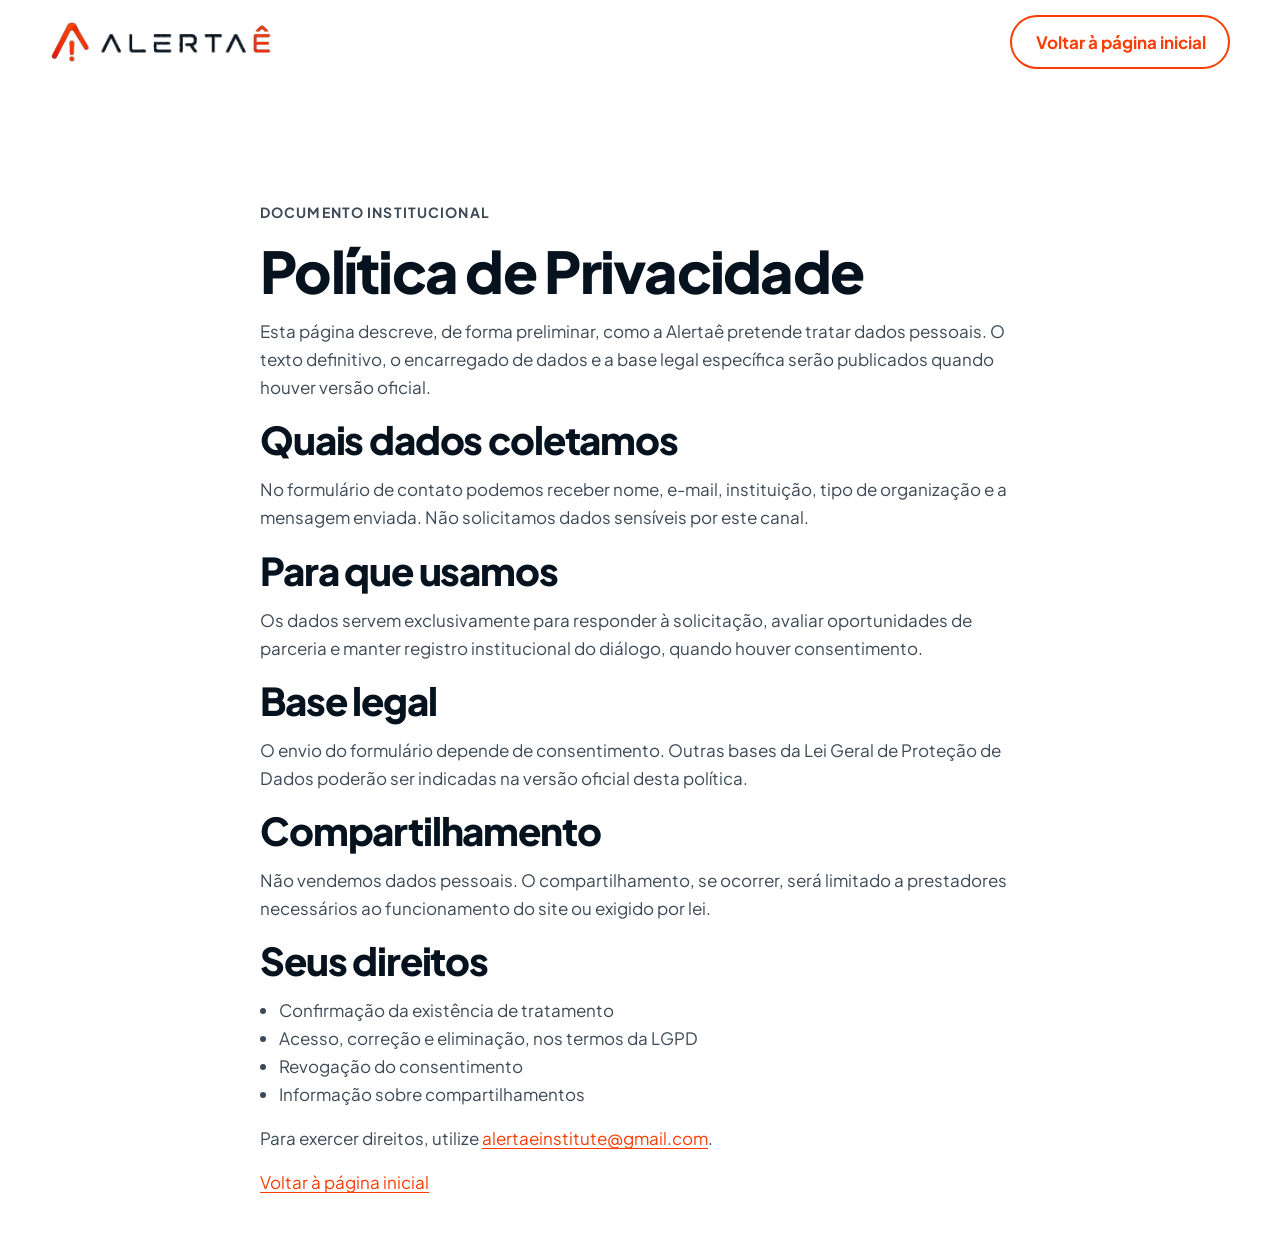
<file: privacidade.html>
<!DOCTYPE html>
<html lang="pt-BR">
  <head>
    <meta charset="utf-8" />
    <meta name="viewport" content="width=device-width, initial-scale=1" />
    <title>Política de Privacidade — Alertaê</title>
    <meta
      name="description"
      content="Como a Alertaê trata dados pessoais coletados em formulários e canais institucionais, em conformidade com a LGPD."
    />
    <link rel="icon" type="image/png" href="assets/favicon.png" />
    <link rel="apple-touch-icon" href="assets/apple-touch-icon.png" />
    <link rel="preconnect" href="https://fonts.googleapis.com" />
    <link rel="preconnect" href="https://fonts.gstatic.com" crossorigin />
    <link
      href="https://fonts.googleapis.com/css2?family=Plus+Jakarta+Sans:wght@400;600;700;800&display=swap"
      rel="stylesheet"
    />
    <link rel="stylesheet" href="css/styles.css" />
  </head>
  <body>
    <a class="skip-link" href="#conteudo">Pular para o conteúdo principal</a>
    <header class="site-header">
      <div class="container header__inner header__inner--simple">
        <a class="brand" href="index.html" aria-label="Alertaê — página inicial">
          <img class="brand__logo" src="assets/logo.png" alt="Alertaê" width="220" height="43" />
        </a>
        <a class="btn btn--ghost" href="index.html">Voltar à página inicial</a>
      </div>
    </header>
    <main id="conteudo" class="legal-page">
      <article class="container narrow">
        <p class="eyebrow">Documento institucional</p>
        <h1>Política de Privacidade</h1>
        <p>
          Esta página descreve, de forma preliminar, como a Alertaê pretende tratar
          dados pessoais. O texto definitivo, o encarregado de dados e a base legal
          específica serão publicados quando houver versão oficial.
        </p>
        <h2>Quais dados coletamos</h2>
        <p>
          No formulário de contato podemos receber nome, e-mail, instituição, tipo
          de organização e a mensagem enviada. Não solicitamos dados sensíveis por
          este canal.
        </p>
        <h2>Para que usamos</h2>
        <p>
          Os dados servem exclusivamente para responder à solicitação, avaliar
          oportunidades de parceria e manter registro institucional do diálogo,
          quando houver consentimento.
        </p>
        <h2>Base legal</h2>
        <p>
          O envio do formulário depende de consentimento. Outras bases da Lei Geral
          de Proteção de Dados poderão ser indicadas na versão oficial desta política.
        </p>
        <h2>Compartilhamento</h2>
        <p>
          Não vendemos dados pessoais. O compartilhamento, se ocorrer, será limitado
          a prestadores necessários ao funcionamento do site ou exigido por lei.
        </p>
        <h2>Seus direitos</h2>
        <ul>
          <li>Confirmação da existência de tratamento</li>
          <li>Acesso, correção e eliminação, nos termos da LGPD</li>
          <li>Revogação do consentimento</li>
          <li>Informação sobre compartilhamentos</li>
        </ul>
        <p>
          Para exercer direitos, utilize
          <a href="mailto:alertaeinstitute@gmail.com">alertaeinstitute@gmail.com</a>.
        </p>
        <p><a href="index.html">Voltar à página inicial</a></p>
      </article>
    </main>
  </body>
</html>
</file>
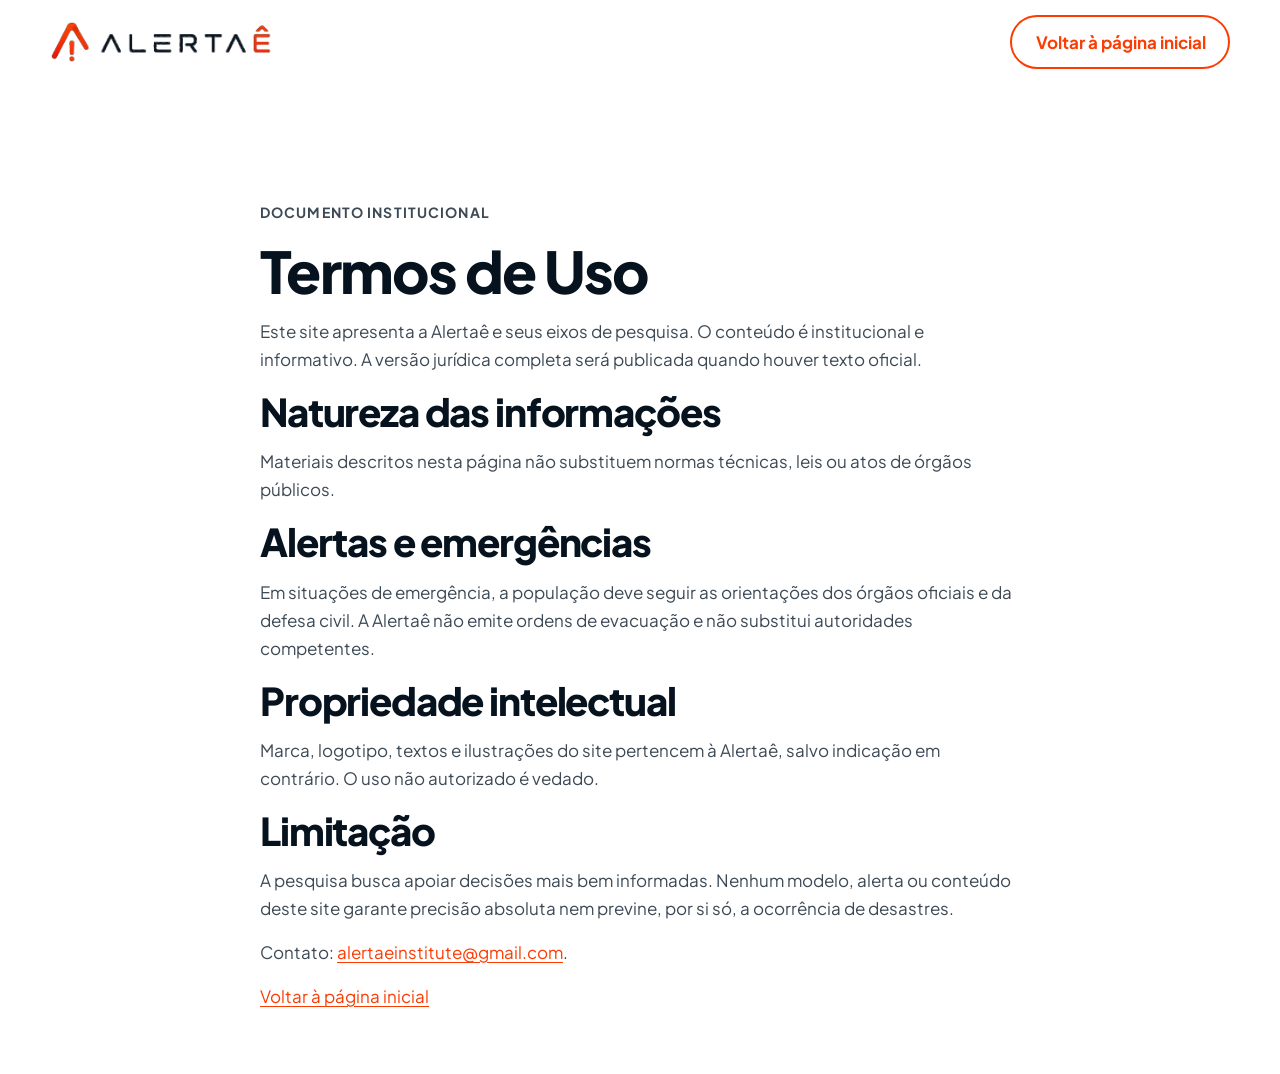
<file: termos.html>
<!DOCTYPE html>
<html lang="pt-BR">
  <head>
    <meta charset="utf-8" />
    <meta name="viewport" content="width=device-width, initial-scale=1" />
    <title>Termos de Uso — Alertaê</title>
    <meta
      name="description"
      content="Condições de uso do site institucional da Alertaê e aviso sobre alertas e órgãos oficiais."
    />
    <link rel="icon" type="image/png" href="assets/favicon.png" />
    <link rel="apple-touch-icon" href="assets/apple-touch-icon.png" />
    <link rel="preconnect" href="https://fonts.googleapis.com" />
    <link rel="preconnect" href="https://fonts.gstatic.com" crossorigin />
    <link
      href="https://fonts.googleapis.com/css2?family=Plus+Jakarta+Sans:wght@400;600;700;800&display=swap"
      rel="stylesheet"
    />
    <link rel="stylesheet" href="css/styles.css" />
  </head>
  <body>
    <a class="skip-link" href="#conteudo">Pular para o conteúdo principal</a>
    <header class="site-header">
      <div class="container header__inner header__inner--simple">
        <a class="brand" href="index.html" aria-label="Alertaê — página inicial">
          <img class="brand__logo" src="assets/logo.png" alt="Alertaê" width="220" height="43" />
        </a>
        <a class="btn btn--ghost" href="index.html">Voltar à página inicial</a>
      </div>
    </header>
    <main id="conteudo" class="legal-page">
      <article class="container narrow">
        <p class="eyebrow">Documento institucional</p>
        <h1>Termos de Uso</h1>
        <p>
          Este site apresenta a Alertaê e seus eixos de pesquisa. O conteúdo é
          institucional e informativo. A versão jurídica completa será publicada
          quando houver texto oficial.
        </p>
        <h2>Natureza das informações</h2>
        <p>
          Materiais descritos nesta página não substituem normas técnicas, leis ou
          atos de órgãos públicos.
        </p>
        <h2>Alertas e emergências</h2>
        <p>
          Em situações de emergência, a população deve seguir as orientações dos
          órgãos oficiais e da defesa civil. A Alertaê não emite ordens de
          evacuação e não substitui autoridades competentes.
        </p>
        <h2>Propriedade intelectual</h2>
        <p>
          Marca, logotipo, textos e ilustrações do site pertencem à Alertaê, salvo
          indicação em contrário. O uso não autorizado é vedado.
        </p>
        <h2>Limitação</h2>
        <p>
          A pesquisa busca apoiar decisões mais bem informadas. Nenhum modelo,
          alerta ou conteúdo deste site garante precisão absoluta nem previne, por
          si só, a ocorrência de desastres.
        </p>
        <p>
          Contato:
          <a href="mailto:alertaeinstitute@gmail.com">alertaeinstitute@gmail.com</a>.
        </p>
        <p><a href="index.html">Voltar à página inicial</a></p>
      </article>
    </main>
  </body>
</html>
</file>
<file: css/styles.css>
/* ==========================================================================
   Alertaê — estilos da landing
   Cores oficiais: laranja #fb3c03 | textos #06131f
   ========================================================================== */

:root {
  --color-orange: #fb3c03;
  --color-orange-hover: #e23602;
  --color-orange-pressed: #c43002;
  --color-orange-soft: #fff4f0;
  --color-text: #06131f;
  --color-text-muted: #3d4a56;
  --color-text-on-dark: #f5f7f9;
  --color-bg: #ffffff;
  --color-bg-soft: #fff4f0;
  --color-bg-dark: #06131f;
  --color-border: #ead9d2;
  --color-success: #1f7a4d;
  --color-error: #b42318;
  --color-focus: #fb3c03;
  --font: "Plus Jakarta Sans", "Segoe UI", Roboto, Helvetica, Arial, sans-serif;
  --radius-pill: 999px;
  --radius-img: 22px;
  --radius-card: 18px;
  --header-h: 84px;
  --shadow-btn: 0 8px 20px rgba(251, 60, 3, 0.22);
  --container: 1180px;
  --space: 1.25rem;
}

*,
*::before,
*::after {
  box-sizing: border-box;
}

html {
  scroll-behavior: smooth;
  scroll-padding-top: calc(var(--header-h) + 12px);
}

body {
  margin: 0;
  font-family: var(--font);
  font-size: 1.0625rem;
  line-height: 1.65;
  color: var(--color-text);
  background: var(--color-bg);
  -webkit-font-smoothing: antialiased;
}

img {
  max-width: 100%;
  height: auto;
  display: block;
}

a {
  color: var(--color-orange);
  text-underline-offset: 3px;
}

a:hover {
  color: var(--color-orange-hover);
}

h1,
h2,
h3,
h4 {
  color: var(--color-text);
  line-height: 1.2;
  letter-spacing: -0.03em;
  margin: 0 0 0.75rem;
}

h1 {
  font-size: clamp(2.1rem, 5vw, 3.6rem);
  font-weight: 800;
}

h2 {
  font-size: clamp(1.7rem, 3.4vw, 2.4rem);
  font-weight: 800;
}

h3 {
  font-size: 1.125rem;
  font-weight: 700;
}

p {
  margin: 0 0 1rem;
  color: var(--color-text);
}

p:last-child {
  margin-bottom: 0;
}

ul,
ol {
  margin: 0;
  padding: 0;
  list-style: none;
}

button,
input,
select,
textarea {
  font: inherit;
  color: var(--color-text);
}

:focus-visible {
  outline: 3px solid var(--color-focus);
  outline-offset: 3px;
}

.visually-hidden {
  position: absolute;
  width: 1px;
  height: 1px;
  padding: 0;
  margin: -1px;
  overflow: hidden;
  clip: rect(0, 0, 0, 0);
  white-space: nowrap;
  border: 0;
}

.skip-link {
  position: absolute;
  left: 1rem;
  top: -4rem;
  z-index: 1000;
  background: var(--color-text);
  color: #fff;
  padding: 0.6rem 1rem;
  border-radius: 8px;
}

.skip-link:focus {
  top: 1rem;
  color: #fff;
}

.container {
  width: min(100% - 2rem, var(--container));
  margin-inline: auto;
}

.narrow {
  width: min(100% - 2rem, 760px);
}

.accent {
  color: var(--color-orange);
}

.eyebrow {
  display: inline-block;
  margin: 0 0 0.75rem;
  color: var(--color-orange);
  font-weight: 700;
  font-size: 0.875rem;
  letter-spacing: 0.08em;
  text-transform: uppercase;
}

/* --------------------------------------------------------------------------
   Botões — hover, foco, carregamento, sucesso e erro
   -------------------------------------------------------------------------- */
.btn {
  --btn-bg: var(--color-orange);
  --btn-fg: #ffffff;
  --btn-bd: var(--color-orange);
  display: inline-flex;
  align-items: center;
  justify-content: center;
  gap: 0.55rem;
  min-height: 48px;
  padding: 0.7rem 1.35rem 0.7rem 1.5rem;
  border-radius: var(--radius-pill);
  border: 2px solid var(--btn-bd);
  background: var(--btn-bg);
  color: var(--btn-fg);
  font-weight: 700;
  text-decoration: none;
  cursor: pointer;
  transition: background 0.2s ease, color 0.2s ease, border-color 0.2s ease,
    transform 0.2s ease, box-shadow 0.2s ease;
}

.btn:hover {
  background: var(--color-orange-hover);
  border-color: var(--color-orange-hover);
  color: #fff;
  box-shadow: var(--shadow-btn);
}

.btn:active {
  background: var(--color-orange-pressed);
  transform: translateY(1px);
}

.btn--ghost {
  --btn-bg: transparent;
  --btn-fg: var(--color-orange);
  --btn-bd: var(--color-orange);
}

.btn--ghost:hover {
  background: var(--color-orange-soft);
  color: var(--color-orange-hover);
  border-color: var(--color-orange-hover);
  box-shadow: none;
}

.btn--on-dark {
  box-shadow: var(--shadow-btn);
}

.btn__icon {
  display: grid;
  place-items: center;
  width: 28px;
  height: 28px;
  border-radius: 50%;
  background: rgba(255, 255, 255, 0.18);
}

.btn--ghost .btn__icon {
  background: var(--color-orange-soft);
}

.btn__icon img {
  width: 15px;
  height: 15px;
  object-fit: contain;
}

.btn[data-state="loading"] {
  pointer-events: none;
  opacity: 0.78;
}

.btn[data-state="loading"] .btn__label::after {
  content: "";
  display: inline-block;
  width: 0.9em;
  height: 0.9em;
  margin-left: 0.5rem;
  border: 2px solid #fff;
  border-right-color: transparent;
  border-radius: 50%;
  animation: spin 0.7s linear infinite;
  vertical-align: -0.15em;
}

.btn[data-state="success"] {
  --btn-bg: var(--color-success);
  --btn-bd: var(--color-success);
}

.btn[data-state="error"] {
  --btn-bg: var(--color-error);
  --btn-bd: var(--color-error);
}

@keyframes spin {
  to {
    transform: rotate(360deg);
  }
}

/* --------------------------------------------------------------------------
   Cabeçalho
   -------------------------------------------------------------------------- */
.site-header {
  position: sticky;
  top: 0;
  z-index: 50;
  background: rgba(255, 255, 255, 0.92);
  backdrop-filter: blur(14px);
  border-bottom: 1px solid transparent;
  transition: border-color 0.2s ease, box-shadow 0.2s ease;
}

.site-header.is-scrolled {
  border-bottom-color: var(--color-border);
  box-shadow: 0 8px 24px rgba(6, 19, 31, 0.06);
}

.header__inner {
  display: grid;
  grid-template-columns: auto 1fr auto;
  align-items: center;
  gap: 1rem;
  min-height: var(--header-h);
}

.header__inner--simple {
  grid-template-columns: auto auto;
  justify-content: space-between;
}

.nav__cta {
  display: none;
}

.brand {
  display: flex;
  align-items: center;
}

.brand__logo {
  height: 42px;
  width: auto;
  object-fit: contain;
}

.brand__logo--footer {
  height: 40px;
}

.nav__list {
  display: flex;
  justify-content: center;
  gap: 0.2rem 1.35rem;
  flex-wrap: wrap;
}

.nav__link {
  color: var(--color-text);
  text-decoration: none;
  font-weight: 600;
  font-size: 0.95rem;
  padding: 0.35rem 0;
  border-bottom: 2px solid transparent;
}

.nav__link:hover,
.nav__link:focus-visible,
.nav__link.is-active {
  color: var(--color-orange);
  border-bottom-color: var(--color-orange);
}

.header__actions {
  display: flex;
  align-items: center;
  gap: 0.75rem;
}

.header__actions .btn {
  min-height: 44px;
  padding-inline: 1.15rem 0.85rem;
  font-size: 0.92rem;
}

.nav-toggle {
  display: none;
  width: 44px;
  height: 44px;
  border: 2px solid var(--color-text);
  border-radius: 12px;
  background: #fff;
  cursor: pointer;
}

.nav-toggle__bars,
.nav-toggle__bars::before,
.nav-toggle__bars::after {
  display: block;
  width: 18px;
  height: 2px;
  background: var(--color-text);
  border-radius: 2px;
  position: relative;
}

.nav-toggle__bars::before,
.nav-toggle__bars::after {
  content: "";
  position: absolute;
  left: 0;
}

.nav-toggle__bars::before {
  top: -6px;
}
.nav-toggle__bars::after {
  top: 6px;
}

.nav-toggle[aria-expanded="true"] .nav-toggle__bars {
  background: transparent;
}
.nav-toggle[aria-expanded="true"] .nav-toggle__bars::before {
  top: 0;
  transform: rotate(45deg);
}
.nav-toggle[aria-expanded="true"] .nav-toggle__bars::after {
  top: 0;
  transform: rotate(-45deg);
}

/* --------------------------------------------------------------------------
   Hero
   -------------------------------------------------------------------------- */
.hero {
  padding: 4.5rem 0 3rem;
  text-align: center;
}

.hero__title {
  max-width: 18ch;
  margin: 0 auto 1.1rem;
}

.hero__lead {
  max-width: 46rem;
  margin: 0 auto 1.75rem;
  font-size: 1.125rem;
  color: var(--color-text-muted);
}

.hero__actions {
  display: flex;
  flex-wrap: wrap;
  gap: 0.75rem;
  justify-content: center;
  margin-bottom: 1.25rem;
}

.hero__trust {
  color: var(--color-text-muted);
  font-size: 0.95rem;
  margin-bottom: 2.5rem;
}

.hero__visual {
  margin: 0 0 1.5rem;
}

.city-monitor {
  width: 100%;
  height: auto;
  border-radius: var(--radius-img);
  box-shadow: 0 16px 40px rgba(6, 19, 31, 0.08);
}

.sensor-nodes circle {
  transform-origin: center;
}

.media-strip {
  display: grid;
  grid-template-columns: repeat(6, 1fr);
  gap: 0.75rem;
}

.media-strip img {
  width: 100%;
  aspect-ratio: 3 / 4;
  object-fit: cover;
  border-radius: 18px;
}

/* --------------------------------------------------------------------------
   Seções
   -------------------------------------------------------------------------- */
.section {
  padding: 5rem 0;
}

.section--soft {
  background: var(--color-bg-soft);
}

.section__header {
  max-width: 40rem;
  margin: 0 auto 2.5rem;
  text-align: center;
}

.section__intro {
  color: var(--color-text-muted);
}

.section__intro a,
.info-card a {
  font-weight: 600;
  text-decoration: underline;
}

.section__actions {
  margin-top: 2rem;
}

.split {
  display: grid;
  grid-template-columns: 1.05fr 1fr;
  gap: 3rem;
  align-items: center;
  margin-bottom: 2.5rem;
}

.split__media img {
  width: 100%;
  border-radius: var(--radius-img);
  object-fit: cover;
  aspect-ratio: 16 / 11;
}

.split--form {
  align-items: start;
  margin-bottom: 0;
}

.challenge-grid,
.card-grid,
.feature-grid {
  display: grid;
  gap: 1.1rem;
}

.challenge-grid,
.card-grid,
.feature-grid {
  grid-template-columns: repeat(3, 1fr);
}

.card-grid--4 {
  grid-template-columns: repeat(4, 1fr);
}

.challenge-card,
.info-card,
.feature-grid li,
.process__step,
.collab-list li,
.project-card {
  background: #fff;
  border: 1px solid var(--color-border);
  border-radius: var(--radius-card);
  padding: 1.4rem 1.35rem;
}

.challenge-card__icon,
.info-card__icon {
  display: grid;
  place-items: center;
  width: 48px;
  height: 48px;
  margin-bottom: 0.85rem;
  border-radius: 14px;
  background: var(--color-orange-soft);
  color: var(--color-orange);
}

.project-grid {
  display: grid;
  grid-template-columns: 1fr 1fr;
  gap: 1.1rem;
}

.project-grid > li {
  display: flex;
}

.project-card {
  padding: 1.75rem 1.6rem;
  display: flex;
  flex-direction: column;
  width: 100%;
  height: 100%;
}

.project-card h3 {
  font-size: 1.25rem;
  margin-bottom: 0.9rem;
}

.project-card p {
  color: var(--color-text-muted);
}

.project-card .project-card__tag {
  margin: 0 0 0.55rem;
  color: var(--color-orange);
  font-weight: 700;
  font-size: 0.8rem;
  letter-spacing: 0.06em;
  text-transform: uppercase;
}

.project-card .project-card__note {
  margin-top: auto;
  padding: 0.95rem 1rem;
  background: var(--color-orange-soft);
  border-radius: 12px;
  font-size: 0.92rem;
  color: var(--color-text);
}

.project-card__repo {
  margin: 0.15rem 0 1rem;
}

.project-card__repo a {
  display: inline-flex;
  align-items: flex-start;
  gap: 0.65rem;
  max-width: 100%;
  padding: 0.75rem 0.95rem;
  border: 1px solid var(--color-border);
  border-radius: 12px;
  text-decoration: none;
  color: var(--color-text);
  background: #fff;
  transition: border-color 0.2s ease, box-shadow 0.2s ease;
}

.project-card__repo a:hover {
  border-color: var(--color-orange);
  color: var(--color-text);
  box-shadow: 0 6px 16px rgba(251, 60, 3, 0.08);
}

.project-card__repo svg {
  flex-shrink: 0;
  margin-top: 0.2rem;
  color: var(--color-orange);
}

.project-card__repo-name {
  display: block;
  margin-top: 0.15rem;
  font-size: 0.85rem;
  font-weight: 700;
  color: var(--color-orange);
}

/* --------------------------------------------------------------------------
   Demonstrativo da arquitetura (gateways)
   -------------------------------------------------------------------------- */
#arch-lista {
  list-style: decimal;
}

.arch {
  margin: 1.35rem 0 0;
  padding: 1.6rem 1.25rem 1.45rem;
  background: #fff;
  border: 1px solid var(--color-border);
  border-radius: var(--radius-card);
}

.arch__header {
  max-width: 38rem;
  margin-bottom: 1.35rem;
}

.arch__header h3 {
  font-size: clamp(1.2rem, 2.4vw, 1.4rem);
  margin-bottom: 0.5rem;
}

.arch__header p {
  margin: 0;
  color: var(--color-text-muted);
}

.arch__flow {
  display: flex;
  flex-direction: column;
  align-items: stretch;
}

.arch__stage {
  display: flex;
  flex-direction: column;
  align-items: flex-start;
  padding: 1.05rem 1.15rem;
  border-radius: 16px;
  border: 1px solid var(--color-border);
  background: #fff;
}

.arch__icon {
  display: grid;
  place-items: center;
  width: 40px;
  height: 40px;
  margin-bottom: 0.6rem;
  border-radius: 12px;
  background: var(--color-orange-soft);
  color: var(--color-orange);
}

.arch__kicker {
  margin-bottom: 0.15rem;
  font-size: 0.7rem;
  font-weight: 700;
  letter-spacing: 0.08em;
  text-transform: uppercase;
  color: var(--color-orange);
}

.arch__name {
  font-size: 1.05rem;
  letter-spacing: -0.02em;
  color: inherit;
}

.arch__meta {
  font-size: 0.875rem;
  color: var(--color-text-muted);
}

.arch__stage--cloud {
  background: var(--color-bg-dark);
  border-color: var(--color-bg-dark);
  color: var(--color-text-on-dark);
}

.arch__stage--cloud .arch__icon {
  background: rgba(255, 255, 255, 0.1);
  color: #fff;
}

.arch__stage--cloud .arch__kicker,
.arch__stage--cloud .arch__meta {
  color: rgba(245, 247, 249, 0.72);
}

.arch__stage--node {
  border-color: var(--color-orange);
}

.arch__stage--modem {
  background: var(--color-orange-soft);
  border-color: #f3cfc4;
}

.arch__stage--people {
  flex-direction: row;
  align-items: center;
  justify-content: center;
  gap: 0.7rem;
  background: var(--color-orange);
  border-color: var(--color-orange);
  color: #fff;
}

.arch__stage--people .arch__icon {
  margin-bottom: 0;
  background: rgba(255, 255, 255, 0.18);
  color: #fff;
}

.arch__chips {
  display: flex;
  flex-wrap: wrap;
  gap: 0.4rem;
  margin-top: 0.85rem;
}

.arch__chips li {
  padding: 0.28rem 0.65rem;
  border-radius: var(--radius-pill);
  background: var(--color-orange-soft);
  color: var(--color-text);
  font-size: 0.75rem;
  font-weight: 600;
}

.arch__link {
  display: flex;
  flex-direction: column;
  align-items: center;
  justify-content: center;
  gap: 0.2rem;
  padding: 0.1rem 0;
}

.arch__link-line {
  width: 2px;
  height: 0.8rem;
  background: var(--color-orange);
  border-radius: 2px;
}

.arch__link-label {
  font-size: 0.68rem;
  font-weight: 800;
  letter-spacing: 0.1em;
  text-transform: uppercase;
  color: var(--color-orange);
  white-space: nowrap;
}

@media (min-width: 1080px) {
  .arch {
    padding: 1.85rem 1.6rem 1.7rem;
  }

  .arch__flow {
    flex-direction: row;
    align-items: stretch;
    justify-content: center;
    gap: 0.15rem;
  }

  .arch__stage {
    flex: 1 1 0;
    min-width: 0;
  }

  .arch__stage--node {
    flex: 1.4 1 0;
  }

  .arch__stage--people {
    flex: 0.75 1 0;
    flex-direction: column;
    text-align: center;
  }

  .arch__stage--people .arch__icon {
    margin-bottom: 0.5rem;
  }

  .arch__link {
    flex-direction: row;
    flex: 0 0 auto;
    align-self: center;
    padding: 0 0.1rem;
  }

  .arch__link-line {
    width: 0.65rem;
    height: 2px;
  }
}

.process {
  display: grid;
  grid-template-columns: repeat(4, 1fr);
  gap: 1rem;
  counter-reset: step;
  margin-bottom: 1.5rem;
}

.process__num {
  display: grid;
  place-items: center;
  width: 2.25rem;
  height: 2.25rem;
  margin-bottom: 0.85rem;
  border-radius: 50%;
  background: var(--color-orange);
  color: #fff;
  font-weight: 800;
}

.notice {
  display: flex;
  gap: 0.9rem;
  align-items: flex-start;
  padding: 1.1rem 1.2rem;
  border-radius: 16px;
  background: #fff;
  border: 1px solid var(--color-border);
}

.notice img {
  width: 28px;
  height: 28px;
  object-fit: contain;
  flex-shrink: 0;
}

.collab-list {
  display: grid;
  grid-template-columns: repeat(2, 1fr);
  gap: 1rem;
}

.collab-list li:last-child {
  grid-column: 1 / -1;
}

.cta-banner {
  background: var(--color-bg-dark);
  color: var(--color-text-on-dark);
  padding: 4.5rem 0;
  text-align: center;
}

.cta-banner h2,
.cta-banner p {
  color: var(--color-text-on-dark);
}

.cta-banner p {
  max-width: 36rem;
  margin: 0 auto 1.6rem;
}

.cta-banner .accent,
.cta-banner a.btn {
  color: #fff;
}

/* --------------------------------------------------------------------------
   FAQ
   -------------------------------------------------------------------------- */
.faq__item {
  border-bottom: 1px solid var(--color-border);
}

.faq__item summary {
  cursor: pointer;
  list-style: none;
  font-weight: 700;
  padding: 1.15rem 2rem 1.15rem 0;
  position: relative;
  color: var(--color-text);
}

.faq__item summary::-webkit-details-marker {
  display: none;
}

.faq__item summary::after {
  content: "+";
  position: absolute;
  right: 0;
  top: 1.1rem;
  color: var(--color-orange);
  font-size: 1.4rem;
  line-height: 1;
}

.faq__item[open] summary::after {
  content: "–";
}

.faq__item p {
  padding-bottom: 1.1rem;
  color: var(--color-text-muted);
}

/* --------------------------------------------------------------------------
   Formulário
   -------------------------------------------------------------------------- */
.form {
  background: #fff;
  border: 1px solid var(--color-border);
  border-radius: 22px;
  padding: 1.5rem;
}

.form__row {
  display: grid;
  grid-template-columns: 1fr 1fr;
  gap: 1rem;
}

.form__field {
  margin-bottom: 1rem;
}

.form__field label {
  display: block;
  font-weight: 600;
  margin-bottom: 0.4rem;
}

.form__field input,
.form__field select,
.form__field textarea {
  width: 100%;
  border: 1.5px solid var(--color-border);
  border-radius: 12px;
  padding: 0.7rem 0.85rem;
  background: #fff;
}

.form__field input:hover,
.form__field select:hover,
.form__field textarea:hover {
  border-color: #c9b4ab;
}

.form__field input:focus-visible,
.form__field select:focus-visible,
.form__field textarea:focus-visible {
  border-color: var(--color-orange);
}

.form__field.is-invalid input,
.form__field.is-invalid select,
.form__field.is-invalid textarea {
  border-color: var(--color-error);
}

.form__error {
  color: var(--color-error);
  font-size: 0.85rem;
  margin-top: 0.35rem;
}

.form__field--check {
  display: grid;
  grid-template-columns: auto 1fr;
  gap: 0.35rem 0.7rem;
  align-items: start;
}

.form__field--check input {
  width: 1.15rem;
  height: 1.15rem;
  margin-top: 0.25rem;
  accent-color: var(--color-orange);
}

.form__field--check label {
  font-weight: 500;
  margin: 0;
}

.form__field--check .form__error {
  grid-column: 1 / -1;
}

.form__status {
  margin-bottom: 1rem;
  padding: 0.75rem 0.9rem;
  border-radius: 12px;
  font-weight: 600;
}

.form__status.is-success {
  background: #e8f6ee;
  color: var(--color-success);
}

.form__status.is-error {
  background: #fdecec;
  color: var(--color-error);
}

.btn--submit {
  width: 100%;
}

.contact-meta {
  margin-top: 1.5rem;
}

.contact-meta li {
  margin-bottom: 0.4rem;
}

/* --------------------------------------------------------------------------
   Rodapé
   -------------------------------------------------------------------------- */
.site-footer {
  background: var(--color-bg-dark);
  color: var(--color-text-on-dark);
  padding: 3.5rem 0 1.5rem;
}

.site-footer h2,
.site-footer p,
.site-footer a,
.site-footer li {
  color: var(--color-text-on-dark);
}

.site-footer h2 {
  font-size: 0.95rem;
  letter-spacing: 0.04em;
  text-transform: uppercase;
  margin-bottom: 0.9rem;
}

.site-footer a:hover {
  color: var(--color-orange);
}

.footer__grid {
  display: grid;
  grid-template-columns: 1.4fr 1fr 1fr;
  gap: 2rem;
  padding-bottom: 2rem;
  border-bottom: 1px solid rgba(255, 255, 255, 0.12);
}

.footer__brand p {
  color: #c5ccd3;
  margin-top: 1rem;
  max-width: 36ch;
}

.footer__legal {
  padding-top: 1.4rem;
  font-size: 0.9rem;
}

.footer__legal p {
  color: #c5ccd3;
  margin-bottom: 0.6rem;
}

.legal-page {
  padding: 7rem 0 4rem;
}

.legal-page .narrow p,
.legal-page .narrow li {
  color: var(--color-text-muted);
}

.legal-page ul {
  list-style: disc;
  padding-left: 1.2rem;
  margin-bottom: 1rem;
}

/* --------------------------------------------------------------------------
   Animações sutis
   -------------------------------------------------------------------------- */
.pulse-ring {
  transform-origin: 560px 72px;
  animation: pulse 3.6s ease-out infinite;
}

@keyframes pulse {
  0% {
    opacity: 0.9;
  }
  100% {
    opacity: 0.15;
  }
}

/* --------------------------------------------------------------------------
   Responsivo
   -------------------------------------------------------------------------- */
@media (max-width: 1100px) {
  .nav {
    display: none;
  }

  .header__inner {
    grid-template-columns: auto auto;
    justify-content: space-between;
  }

  .nav-toggle {
    display: grid;
    place-items: center;
  }

  .nav.is-open {
    display: block;
    position: absolute;
    top: var(--header-h);
    left: 0;
    right: 0;
    background: #fff;
    border-bottom: 1px solid var(--color-border);
    padding: 0.75rem 1rem 1.25rem;
  }

  .nav.is-open .nav__list {
    flex-direction: column;
    align-items: flex-start;
    gap: 0.4rem;
  }

  .nav.is-open .nav__cta {
    display: block;
    margin-top: 0.75rem;
  }

  .header__actions .btn--primary {
    display: none;
  }

  .split,
  .split--form,
  .process,
  .project-grid,
  .card-grid--4,
  .collab-list {
    grid-template-columns: 1fr 1fr;
  }
}

@media (max-width: 800px) {
  .hero {
    padding-top: 2.5rem;
  }

  .media-strip,
  .challenge-grid,
  .card-grid,
  .feature-grid,
  .split,
  .split--form,
  .process,
  .project-grid,
  .card-grid--4,
  .collab-list,
  .form__row,
  .footer__grid {
    grid-template-columns: 1fr;
  }

  .media-strip {
    grid-template-columns: repeat(2, 1fr);
  }

  .collab-list li:last-child {
    grid-column: auto;
  }

  .section {
    padding: 3.5rem 0;
  }
}

@media (max-width: 520px) {
  .hero__actions .btn,
  .section__actions .btn {
    width: 100%;
  }

  .project-card__repo a {
    width: 100%;
  }

  .media-strip {
    grid-auto-flow: column;
    grid-template-columns: none;
    overflow-x: auto;
    scroll-snap-type: x mandatory;
    padding-bottom: 0.4rem;
  }

  .media-strip li {
    min-width: 58vw;
    scroll-snap-align: start;
  }
}

@media (prefers-reduced-motion: reduce) {
  html {
    scroll-behavior: auto;
  }

  *,
  *::before,
  *::after {
    animation: none !important;
    transition: none !important;
  }
}
</file>
